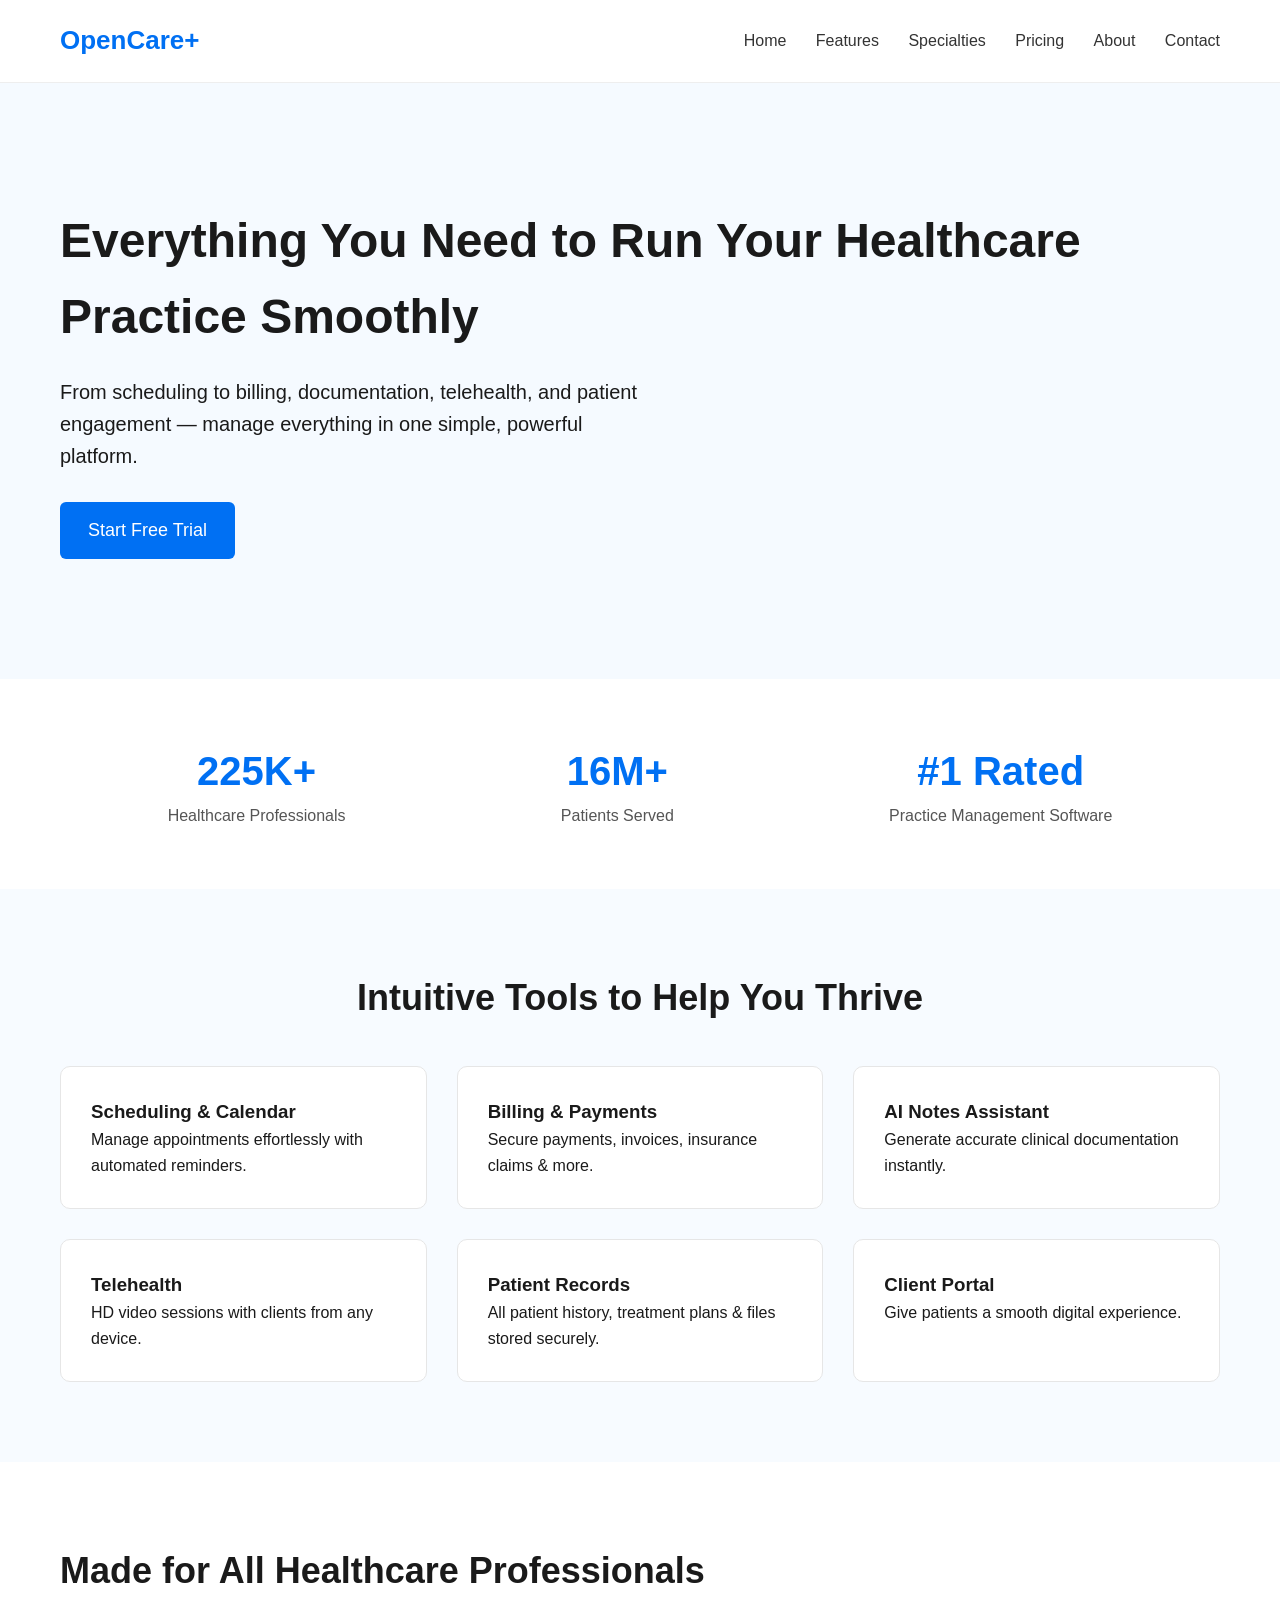
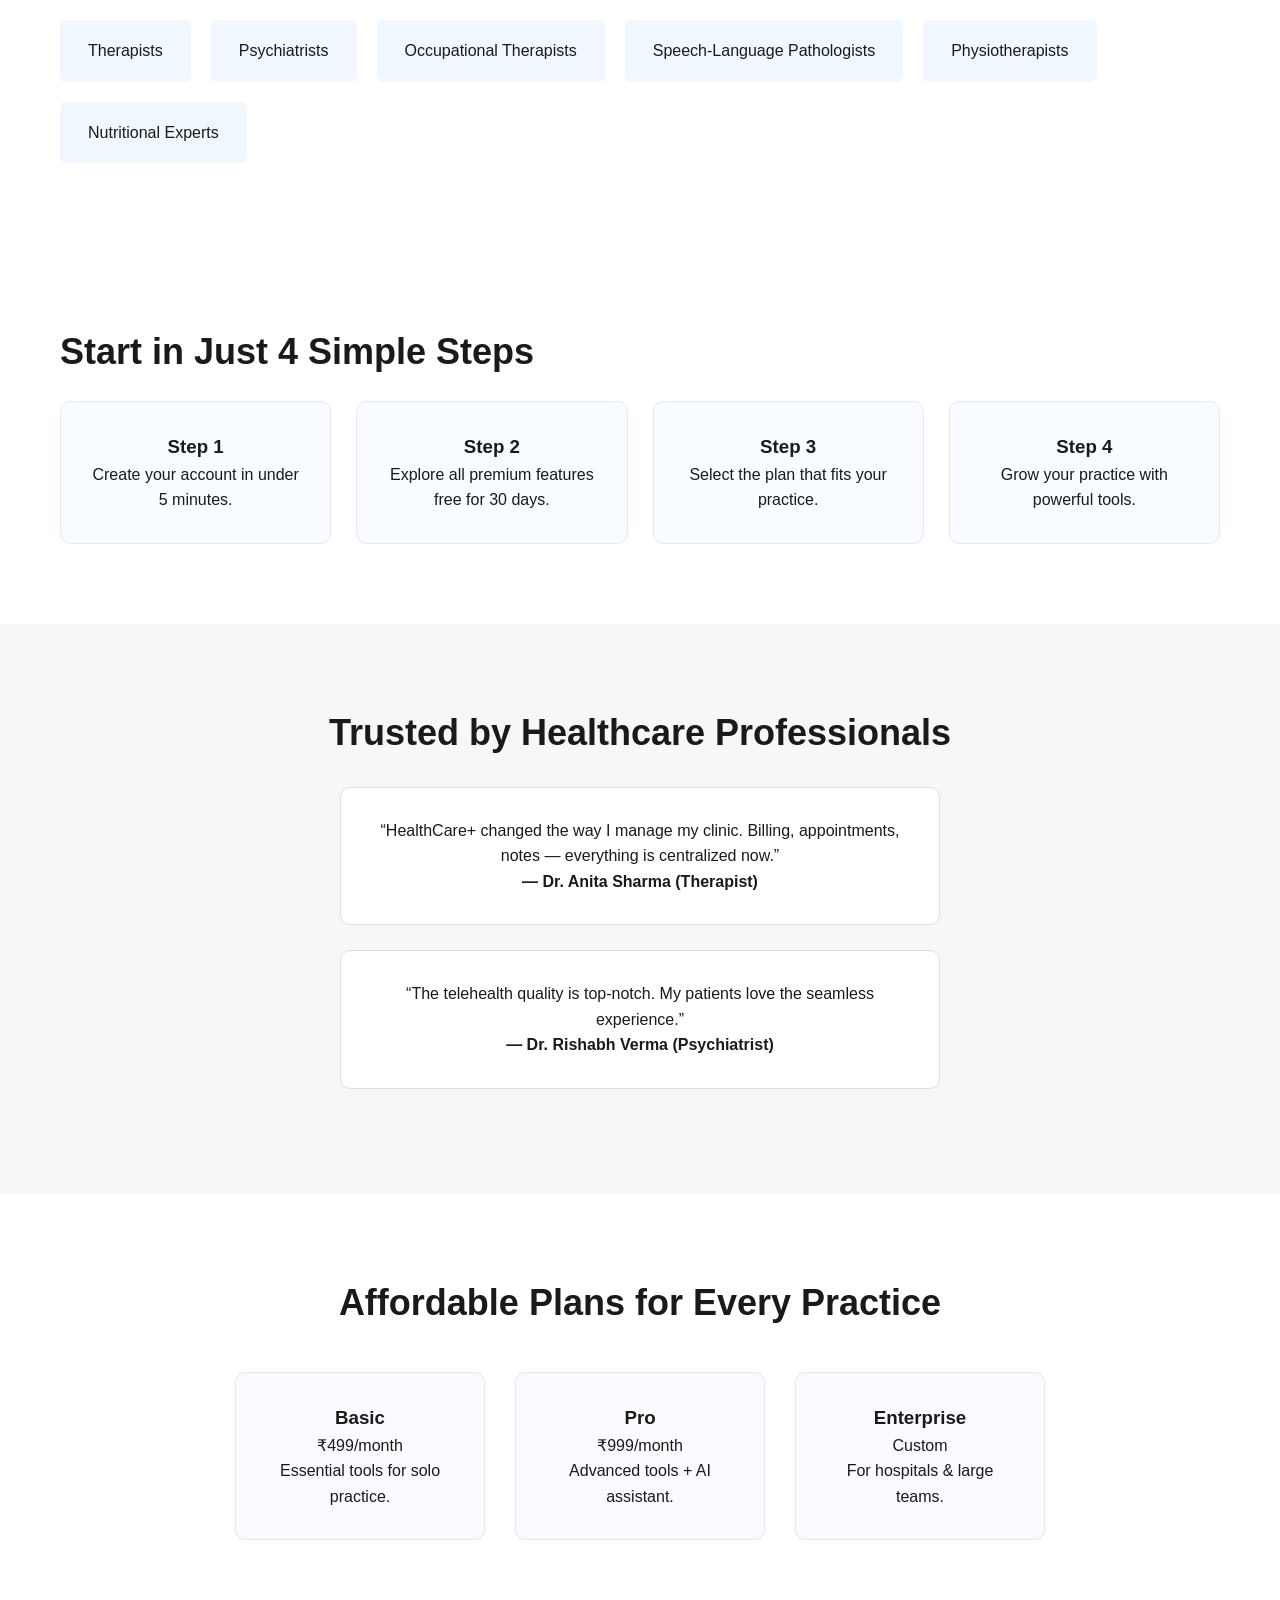
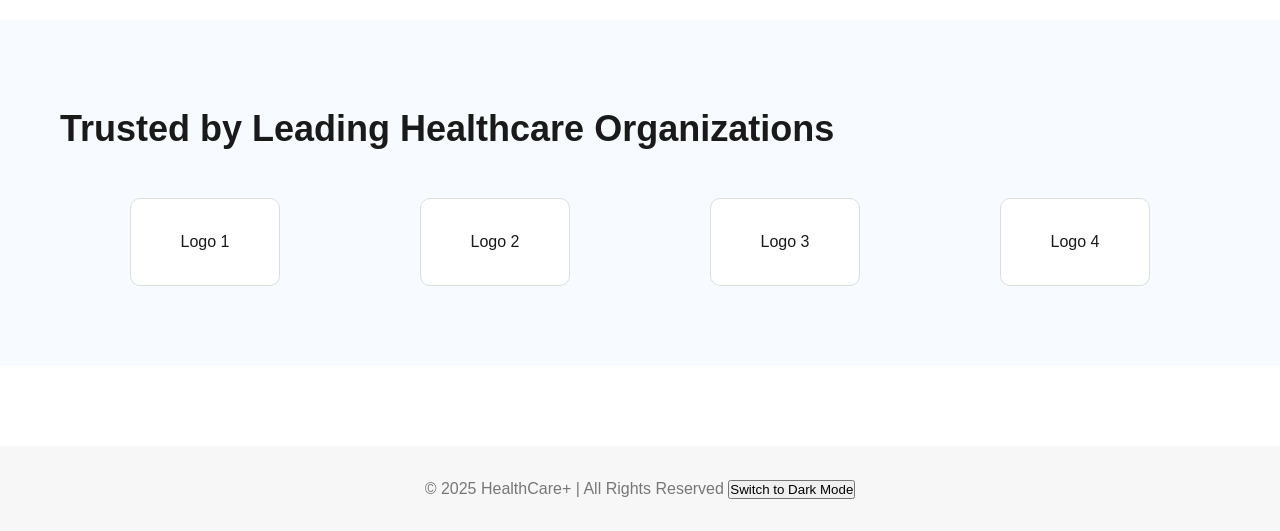
<file: docs/index.html>
<!DOCTYPE html>
<html lang="en">
<head>
  <meta charset="UTF-8">
  <title>OpenCare+ | All-in-One Practice Management</title>
  <link rel="stylesheet" href="css/style.css">
</head>

<body>

<!-- ================= HEADER ================= -->
<header>
  <div class="logo">OpenCare+</div>
  <nav>
    <a href="index.html">Home</a>
    <a href="features.html">Features</a>
    <a href="specialties.html">Specialties</a>
    <a href="pricing.html">Pricing</a>
    <a href="about.html">About</a>
    <a href="contact.html">Contact</a>
  </nav>
</header>


<!-- ================= HERO SECTION ================= -->
<section class="hero">
  <h1>Everything You Need to Run Your Healthcare Practice Smoothly</h1>
  <p>From scheduling to billing, documentation, telehealth, and patient engagement — manage everything in one simple, powerful platform.</p>
  <a class="btn" href="#">Start Free Trial</a>
</section>


<!-- ================= TRUST STATS ================= -->
<section class="stats">
  <div class="stat-box">
    <h3>225K+</h3>
    <p>Healthcare Professionals</p>
  </div>
  <div class="stat-box">
    <h3>16M+</h3>
    <p>Patients Served</p>
  </div>
  <div class="stat-box">
    <h3>#1 Rated</h3>
    <p>Practice Management Software</p>
  </div>
</section>


<!-- ================= FEATURE GRID ================= -->
<section class="features">
  <h2>Intuitive Tools to Help You Thrive</h2>

  <div class="features-grid">

    <div class="feature-card">
      <h3>Scheduling & Calendar</h3>
      <p>Manage appointments effortlessly with automated reminders.</p>
    </div>

    <div class="feature-card">
      <h3>Billing & Payments</h3>
      <p>Secure payments, invoices, insurance claims & more.</p>
    </div>

    <div class="feature-card">
      <h3>AI Notes Assistant</h3>
      <p>Generate accurate clinical documentation instantly.</p>
    </div>

    <div class="feature-card">
      <h3>Telehealth</h3>
      <p>HD video sessions with clients from any device.</p>
    </div>

    <div class="feature-card">
      <h3>Patient Records</h3>
      <p>All patient history, treatment plans & files stored securely.</p>
    </div>

    <div class="feature-card">
      <h3>Client Portal</h3>
      <p>Give patients a smooth digital experience.</p>
    </div>

  </div>
</section>


<!-- ================= SPECIALTIES SECTION ================= -->
<section class="specialties">
  <h2>Made for All Healthcare Professionals</h2>

  <div class="specialties-list">
    <div>Therapists</div>
    <div>Psychiatrists</div>
    <div>Occupational Therapists</div>
    <div>Speech-Language Pathologists</div>
    <div>Physiotherapists</div>
    <div>Nutritional Experts</div>
  </div>
</section>


<!-- ================= STEPS SECTION ================= -->
<section class="steps">
  <h2>Start in Just 4 Simple Steps</h2>

  <div class="steps-grid">
    <div class="step-card">
      <h3>Step 1</h3>
      <p>Create your account in under 5 minutes.</p>
    </div>

    <div class="step-card">
      <h3>Step 2</h3>
      <p>Explore all premium features free for 30 days.</p>
    </div>

    <div class="step-card">
      <h3>Step 3</h3>
      <p>Select the plan that fits your practice.</p>
    </div>

    <div class="step-card">
      <h3>Step 4</h3>
      <p>Grow your practice with powerful tools.</p>
    </div>
  </div>
</section>


<!-- ================= TESTIMONIALS SECTION ================= -->
<section class="testimonials">
  <h2>Trusted by Healthcare Professionals</h2>

  <div class="testimonial-box">
    <p>“HealthCare+ changed the way I manage my clinic. Billing, appointments, notes — everything is centralized now.”</p>
    <h4>— Dr. Anita Sharma (Therapist)</h4>
  </div>

  <div class="testimonial-box">
    <p>“The telehealth quality is top-notch. My patients love the seamless experience.”</p>
    <h4>— Dr. Rishabh Verma (Psychiatrist)</h4>
  </div>
</section>


<!-- ================= PRICING PREVIEW ================= -->
<section class="pricing-preview">
  <h2>Affordable Plans for Every Practice</h2>

  <div class="pricing-cards">

    <div class="price-card">
      <h3>Basic</h3>
      <p>₹499/month</p>
      <p>Essential tools for solo practice.</p>
    </div>

    <div class="price-card">
      <h3>Pro</h3>
      <p>₹999/month</p>
      <p>Advanced tools + AI assistant.</p>
    </div>

    <div class="price-card">
      <h3>Enterprise</h3>
      <p>Custom</p>
      <p>For hospitals & large teams.</p>
    </div>

  </div>
</section>


<!-- ================= PARTNER LOGOS ================= -->
<section class="partners">
  <h2>Trusted by Leading Healthcare Organizations</h2>
  <div class="logo-row">
    <div class="logo-box">Logo 1</div>
    <div class="logo-box">Logo 2</div>
    <div class="logo-box">Logo 3</div>
    <div class="logo-box">Logo 4</div>
  </div>
</section>


<!-- ================= FOOTER ================= -->
<footer>
  ©️ 2025 HealthCare+ | All Rights Reserved  
  <button type="button" id="btn">Switch to Dark Mode</button>

</footer>
<script src="js/script.js"></script>

</body>
</html>
</file>
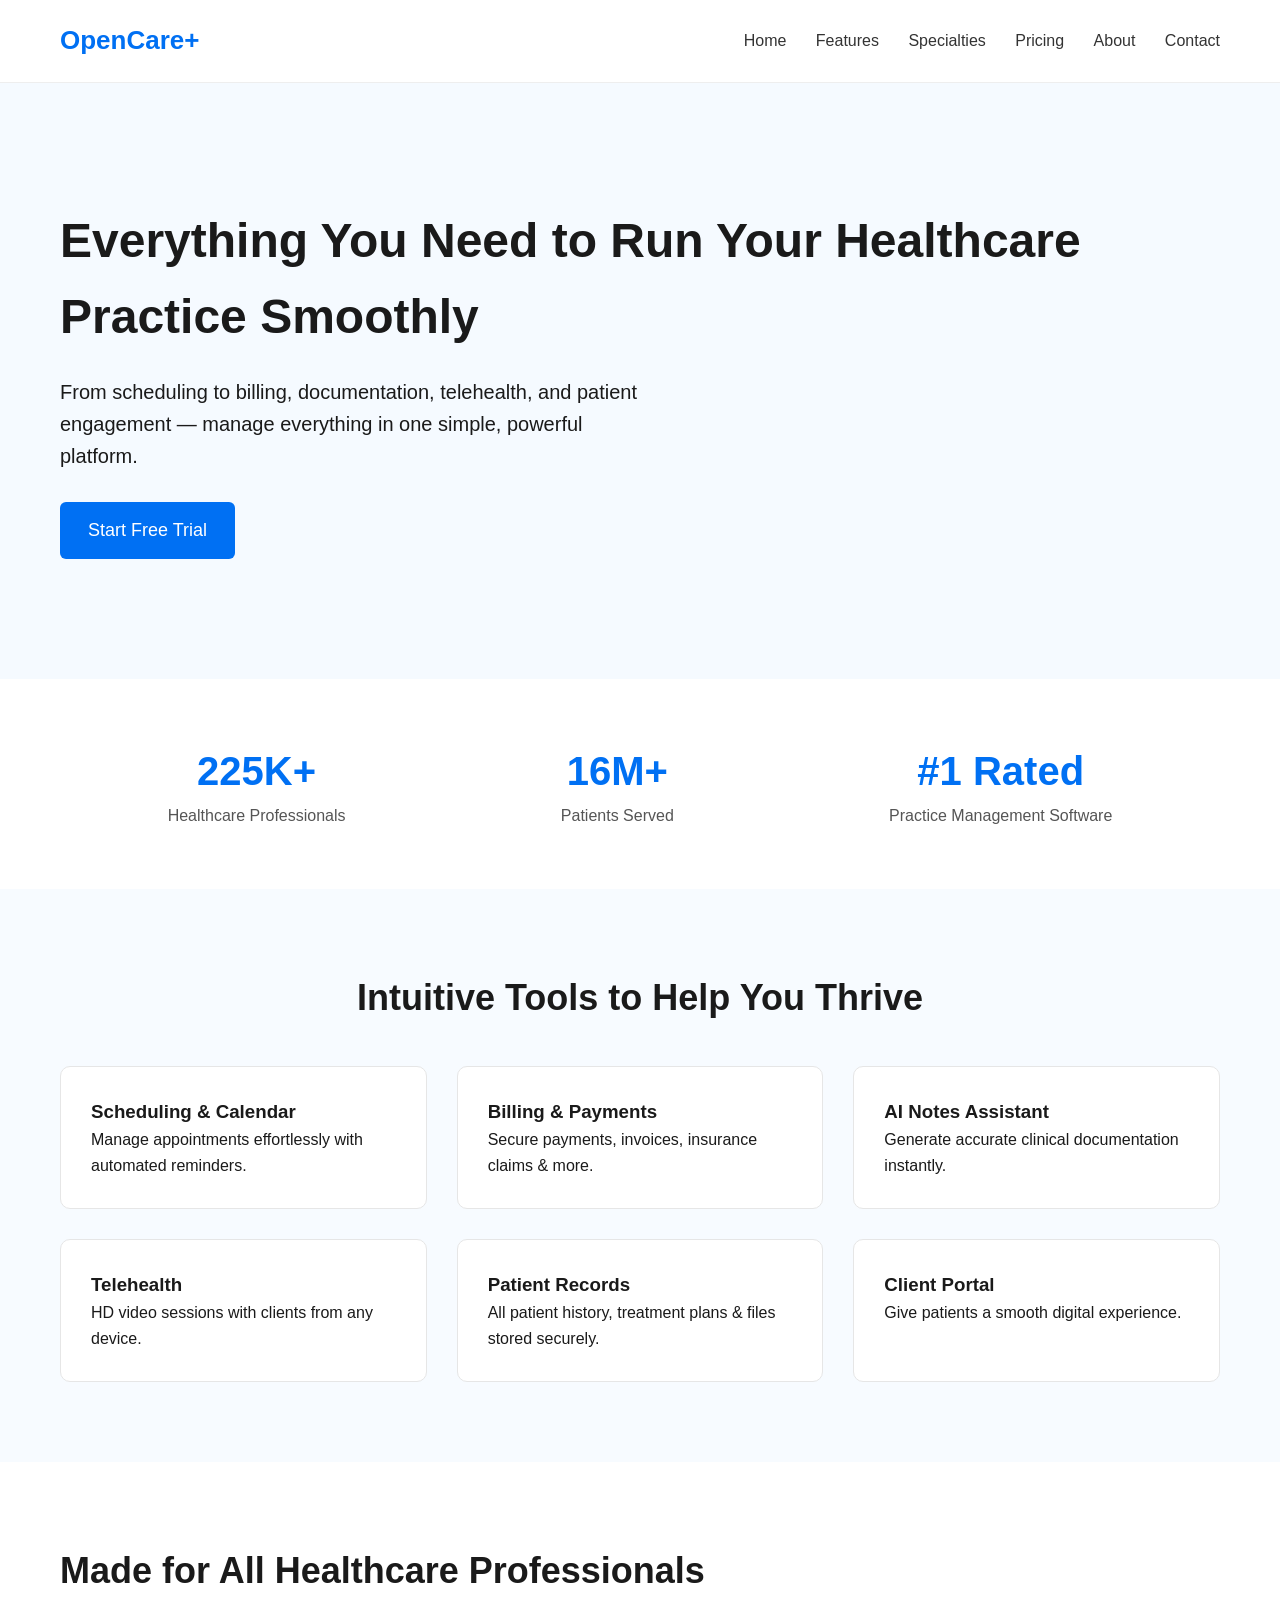
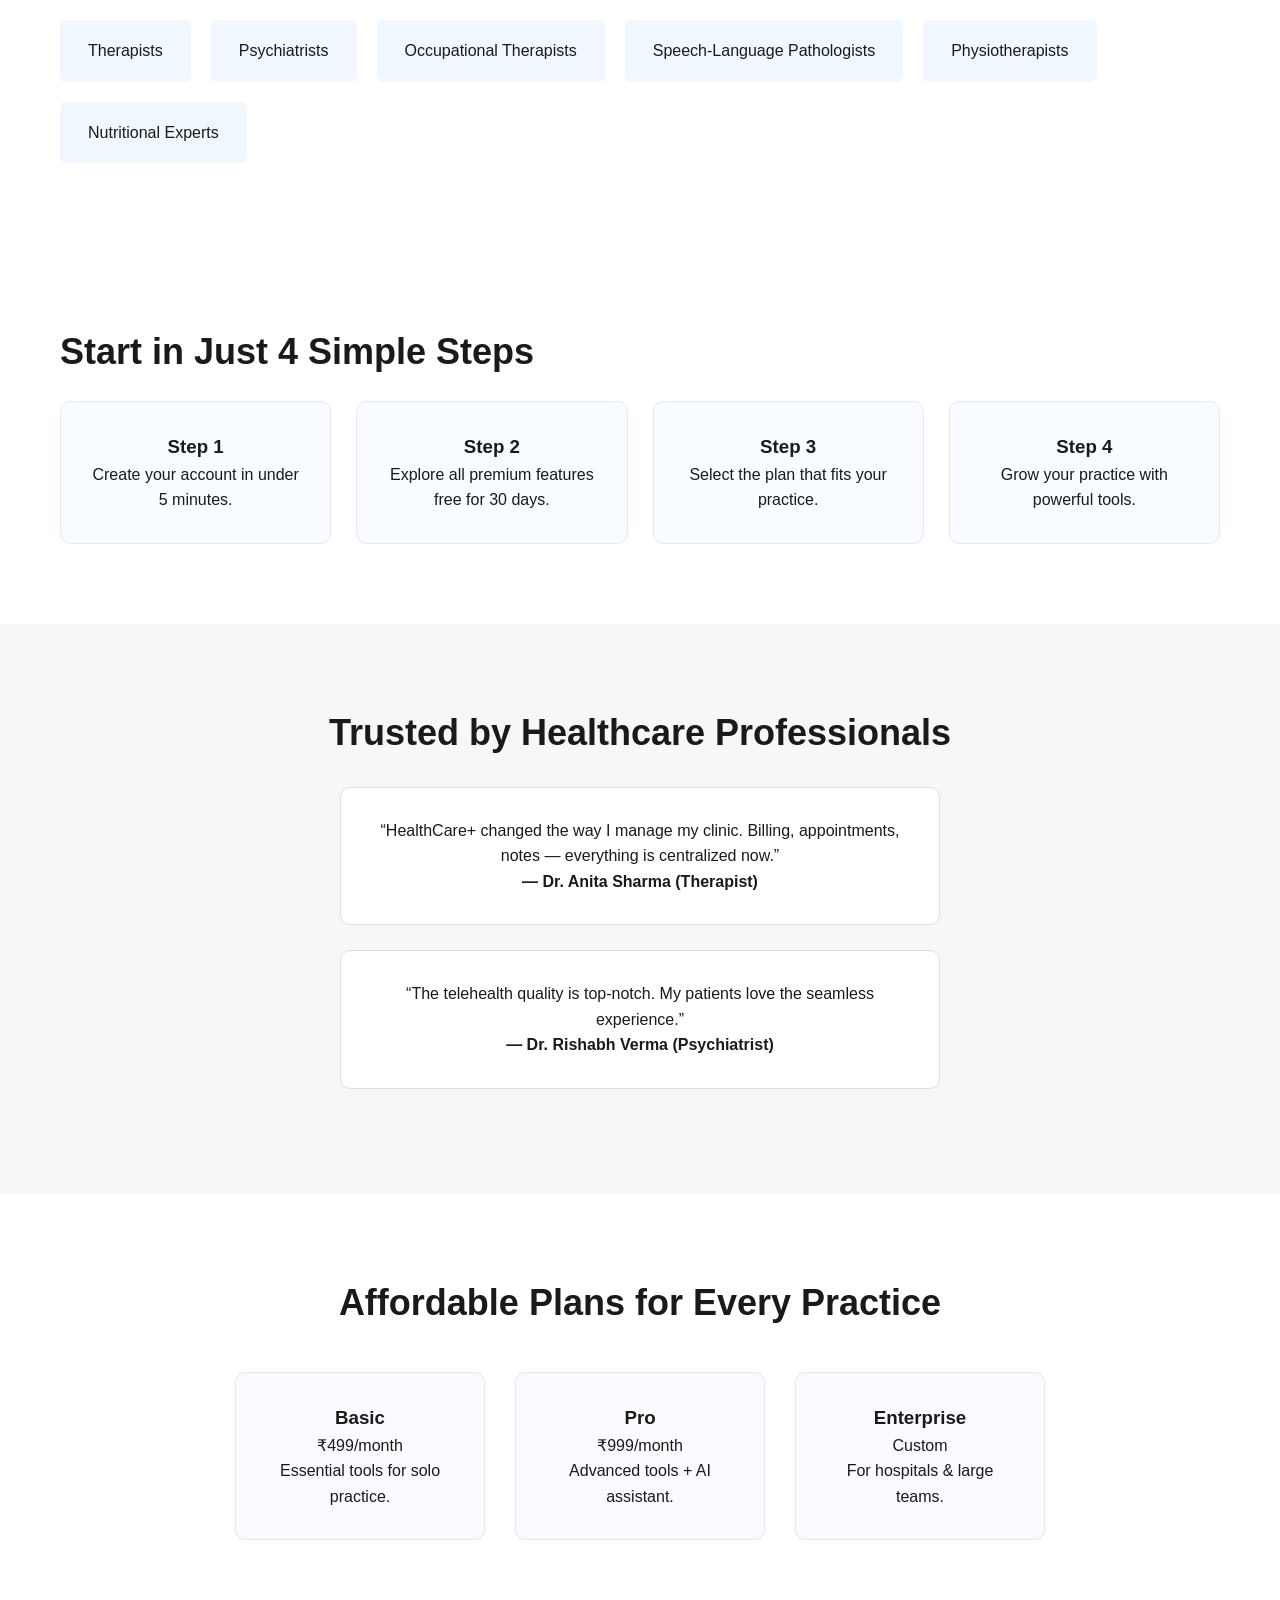
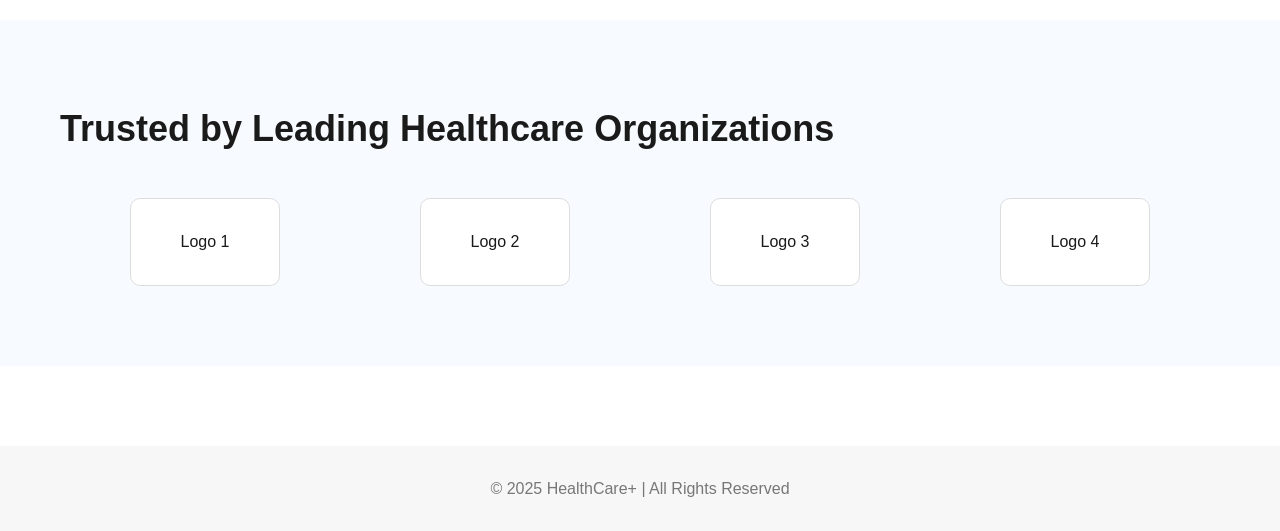
<file: healthcare-website/index.html>
<!DOCTYPE html>
<html lang="en">
<head>
  <meta charset="UTF-8">
  <title>OpenCare+ | All-in-One Practice Management</title>
  <link rel="stylesheet" href="css/style.css">
</head>

<body>

<!-- ================= HEADER ================= -->
<header>
  <div class="logo">OpenCare+</div>
  <nav>
    <a href="index.html">Home</a>
    <a href="features.html">Features</a>
    <a href="specialties.html">Specialties</a>
    <a href="pricing.html">Pricing</a>
    <a href="about.html">About</a>
    <a href="contact.html">Contact</a>
  </nav>
</header>


<!-- ================= HERO SECTION ================= -->
<section class="hero">
  <h1>Everything You Need to Run Your Healthcare Practice Smoothly</h1>
  <p>From scheduling to billing, documentation, telehealth, and patient engagement — manage everything in one simple, powerful platform.</p>
  <a class="btn" href="#">Start Free Trial</a>
</section>


<!-- ================= TRUST STATS ================= -->
<section class="stats">
  <div class="stat-box">
    <h3>225K+</h3>
    <p>Healthcare Professionals</p>
  </div>
  <div class="stat-box">
    <h3>16M+</h3>
    <p>Patients Served</p>
  </div>
  <div class="stat-box">
    <h3>#1 Rated</h3>
    <p>Practice Management Software</p>
  </div>
</section>


<!-- ================= FEATURE GRID ================= -->
<section class="features">
  <h2>Intuitive Tools to Help You Thrive</h2>

  <div class="features-grid">

    <div class="feature-card">
      <h3>Scheduling & Calendar</h3>
      <p>Manage appointments effortlessly with automated reminders.</p>
    </div>

    <div class="feature-card">
      <h3>Billing & Payments</h3>
      <p>Secure payments, invoices, insurance claims & more.</p>
    </div>

    <div class="feature-card">
      <h3>AI Notes Assistant</h3>
      <p>Generate accurate clinical documentation instantly.</p>
    </div>

    <div class="feature-card">
      <h3>Telehealth</h3>
      <p>HD video sessions with clients from any device.</p>
    </div>

    <div class="feature-card">
      <h3>Patient Records</h3>
      <p>All patient history, treatment plans & files stored securely.</p>
    </div>

    <div class="feature-card">
      <h3>Client Portal</h3>
      <p>Give patients a smooth digital experience.</p>
    </div>

  </div>
</section>


<!-- ================= SPECIALTIES SECTION ================= -->
<section class="specialties">
  <h2>Made for All Healthcare Professionals</h2>

  <div class="specialties-list">
    <div>Therapists</div>
    <div>Psychiatrists</div>
    <div>Occupational Therapists</div>
    <div>Speech-Language Pathologists</div>
    <div>Physiotherapists</div>
    <div>Nutritional Experts</div>
  </div>
</section>


<!-- ================= STEPS SECTION ================= -->
<section class="steps">
  <h2>Start in Just 4 Simple Steps</h2>

  <div class="steps-grid">
    <div class="step-card">
      <h3>Step 1</h3>
      <p>Create your account in under 5 minutes.</p>
    </div>

    <div class="step-card">
      <h3>Step 2</h3>
      <p>Explore all premium features free for 30 days.</p>
    </div>

    <div class="step-card">
      <h3>Step 3</h3>
      <p>Select the plan that fits your practice.</p>
    </div>

    <div class="step-card">
      <h3>Step 4</h3>
      <p>Grow your practice with powerful tools.</p>
    </div>
  </div>
</section>


<!-- ================= TESTIMONIALS SECTION ================= -->
<section class="testimonials">
  <h2>Trusted by Healthcare Professionals</h2>

  <div class="testimonial-box">
    <p>“HealthCare+ changed the way I manage my clinic. Billing, appointments, notes — everything is centralized now.”</p>
    <h4>— Dr. Anita Sharma (Therapist)</h4>
  </div>

  <div class="testimonial-box">
    <p>“The telehealth quality is top-notch. My patients love the seamless experience.”</p>
    <h4>— Dr. Rishabh Verma (Psychiatrist)</h4>
  </div>
</section>


<!-- ================= PRICING PREVIEW ================= -->
<section class="pricing-preview">
  <h2>Affordable Plans for Every Practice</h2>

  <div class="pricing-cards">

    <div class="price-card">
      <h3>Basic</h3>
      <p>₹499/month</p>
      <p>Essential tools for solo practice.</p>
    </div>

    <div class="price-card">
      <h3>Pro</h3>
      <p>₹999/month</p>
      <p>Advanced tools + AI assistant.</p>
    </div>

    <div class="price-card">
      <h3>Enterprise</h3>
      <p>Custom</p>
      <p>For hospitals & large teams.</p>
    </div>

  </div>
</section>


<!-- ================= PARTNER LOGOS ================= -->
<section class="partners">
  <h2>Trusted by Leading Healthcare Organizations</h2>
  <div class="logo-row">
    <div class="logo-box">Logo 1</div>
    <div class="logo-box">Logo 2</div>
    <div class="logo-box">Logo 3</div>
    <div class="logo-box">Logo 4</div>
  </div>
</section>


<!-- ================= FOOTER ================= -->
<footer>
  ©️ 2025 HealthCare+ | All Rights Reserved  
</footer>

</body>
</html>
</file>
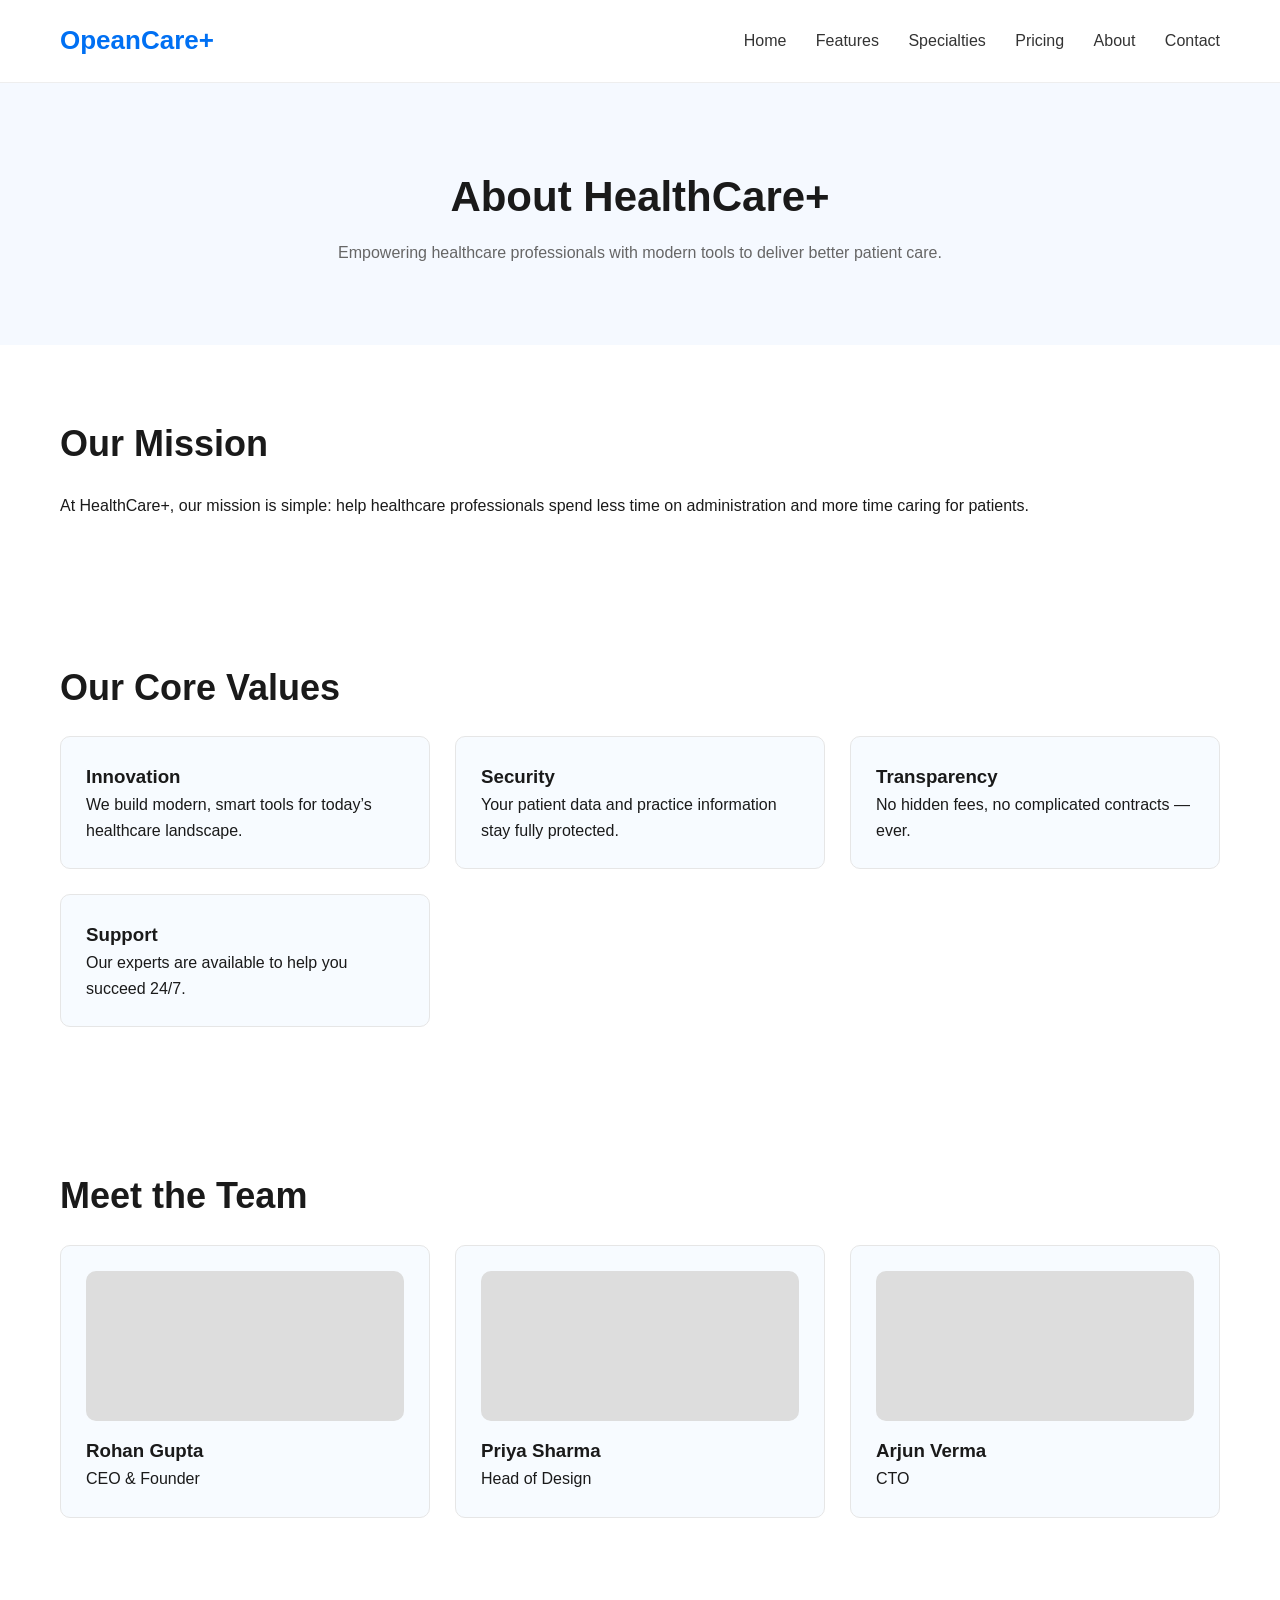
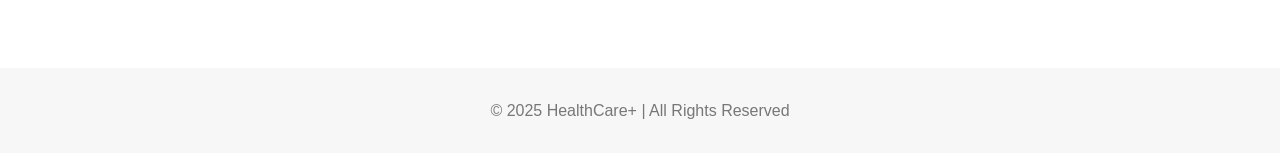
<file: docs/about.html>
<!DOCTYPE html>
<html lang="en">
<head>
  <meta charset="UTF-8">
  <title>About Us | OpeanCare+</title>
  <link rel="stylesheet" href="css/style.css">
</head>

<body>

<header>
  <div class="logo">OpeanCare+</div>
  <nav>
    <a href="index.html">Home</a>
    <a href="features.html">Features</a>
    <a href="specialties.html">Specialties</a>
    <a href="pricing.html">Pricing</a>
    <a href="about.html">About</a>
    <a href="contact.html">Contact</a>
  </nav>
</header>

<section class="page-hero">
  <h1>About HealthCare+</h1>
  <p>Empowering healthcare professionals with modern tools to deliver better patient care.</p>
</section>

<section class="about-section">
  <h2>Our Mission</h2>
  <p>
    At HealthCare+, our mission is simple: help healthcare professionals spend less time on administration and more time caring for patients.
  </p>
</section>

<section class="about-values">
  <h2>Our Core Values</h2>
  
  <div class="value-grid">
    <div class="value-card">
      <h3>Innovation</h3>
      <p>We build modern, smart tools for today’s healthcare landscape.</p>
    </div>

    <div class="value-card">
      <h3>Security</h3>
      <p>Your patient data and practice information stay fully protected.</p>
    </div>

    <div class="value-card">
      <h3>Transparency</h3>
      <p>No hidden fees, no complicated contracts — ever.</p>
    </div>

    <div class="value-card">
      <h3>Support</h3>
      <p>Our experts are available to help you succeed 24/7.</p>
    </div>
  </div>
</section>

<section class="about-team">
  <h2>Meet the Team</h2>

  <div class="team-grid">
    <div class="team-card">
      <div class="team-img"></div>
      <h3>Rohan Gupta</h3>
      <p>CEO & Founder</p>
    </div>

    <div class="team-card">
      <div class="team-img"></div>
      <h3>Priya Sharma</h3>
      <p>Head of Design</p>
    </div>

    <div class="team-card">
      <div class="team-img"></div>
      <h3>Arjun Verma</h3>
      <p>CTO</p>
    </div>
  </div>
</section>

<footer>
  ©️ 2025 HealthCare+ | All Rights Reserved
</footer>
</body>
</html>
</file>
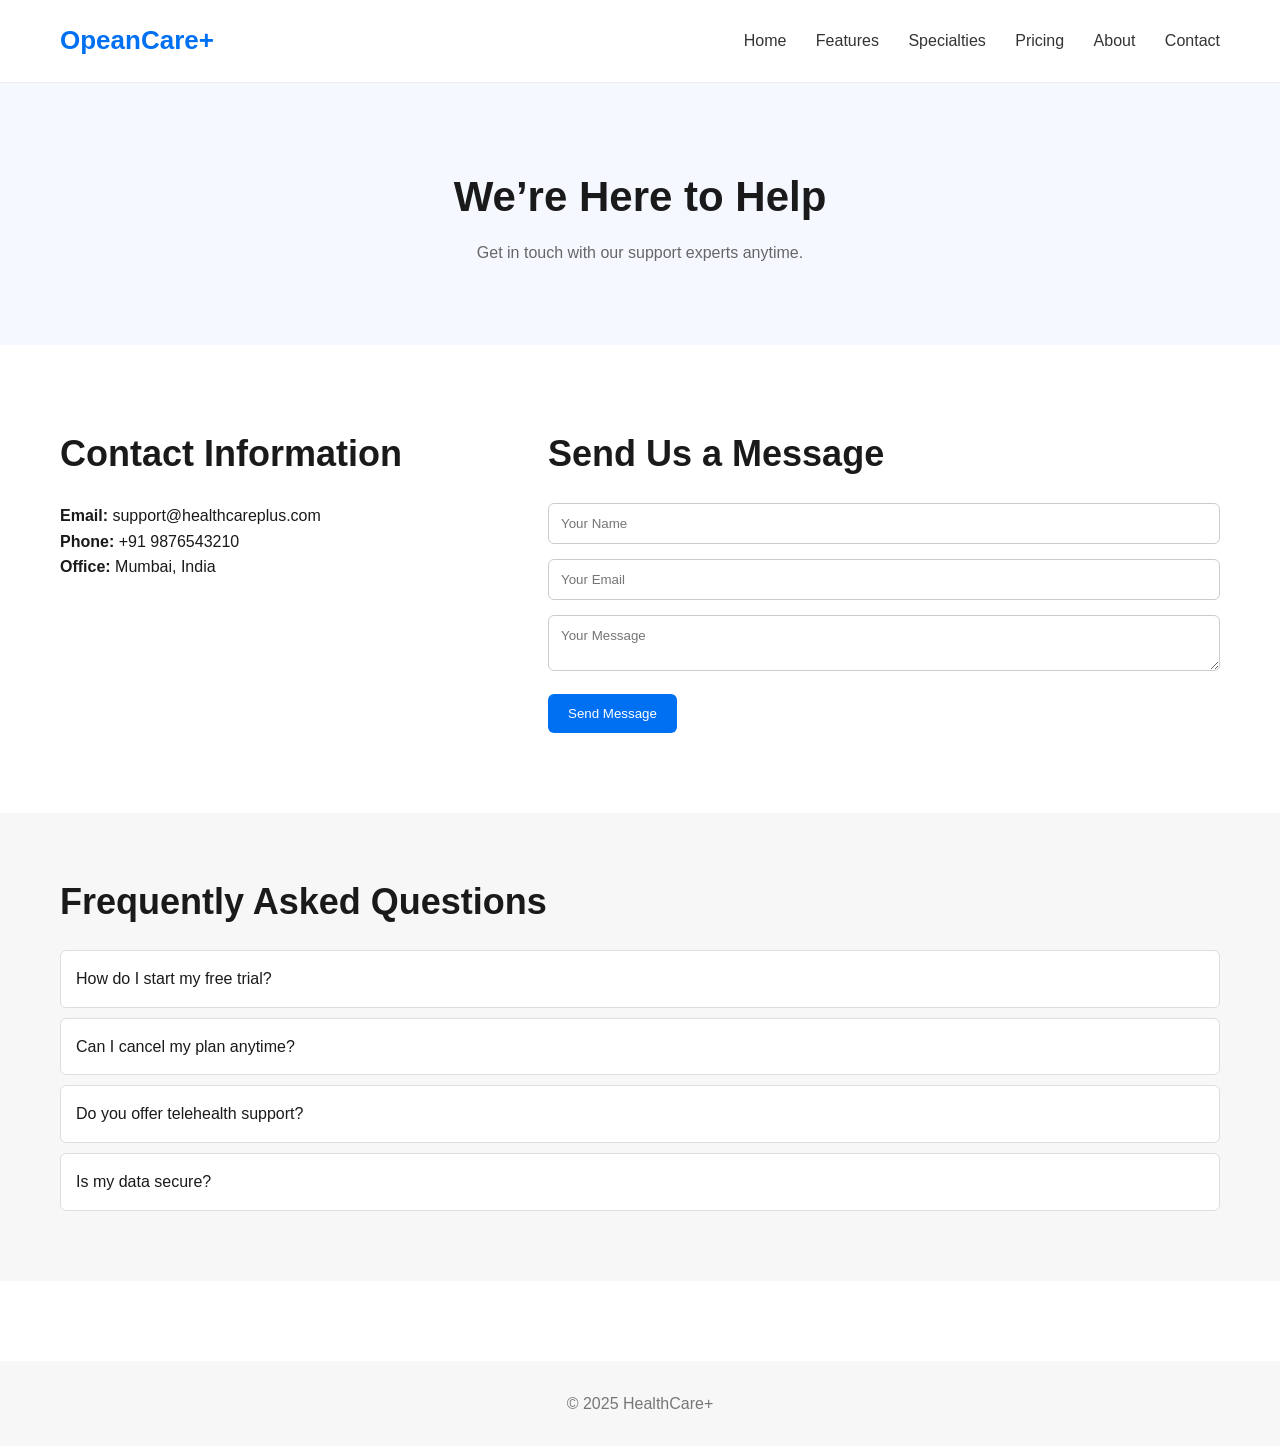
<file: docs/contact.html>
<!DOCTYPE html>
<html lang="en">
<head>
  <meta charset="UTF-8">
  <title>Contact Us | OpeanCare+</title>
  <link rel="stylesheet" href="css/style.css">
</head>

<body>

<header>
  <div class="logo">OpeanCare+</div>
  <nav>
    <a href="index.html">Home</a>
    <a href="features.html">Features</a>
    <a href="specialties.html">Specialties</a>
    <a href="pricing.html">Pricing</a>
    <a href="about.html">About</a>
    <a href="contact.html">Contact</a>
  </nav>
</header>

<section class="page-hero">
  <h1>We’re Here to Help</h1>
  <p>Get in touch with our support experts anytime.</p>
</section>

<section class="contact-section">

  <div class="contact-grid">

    <div class="contact-info">
      <h2>Contact Information</h2>
      <p><strong>Email:</strong> support@healthcareplus.com</p>
      <p><strong>Phone:</strong> +91 9876543210</p>
      <p><strong>Office:</strong> Mumbai, India</p>
    </div>

    <div class="contact-form">
      <h2>Send Us a Message</h2>
      <form>
        <input type="text" placeholder="Your Name">
        <input type="email" placeholder="Your Email">
        <textarea placeholder="Your Message"></textarea>
        <button type="submit">Send Message</button>
      </form>
    </div>

  </div>
</section>

<section class="faq-section">
  <h2>Frequently Asked Questions</h2>
  <div class="faq-list">
    <div class="faq-item">How do I start my free trial?</div>
    <div class="faq-item">Can I cancel my plan anytime?</div>
    <div class="faq-item">Do you offer telehealth support?</div>
    <div class="faq-item">Is my data secure?</div>
  </div>
</section>

<footer>
  ©️ 2025 HealthCare+
</footer>

</body>
</html>
</file>
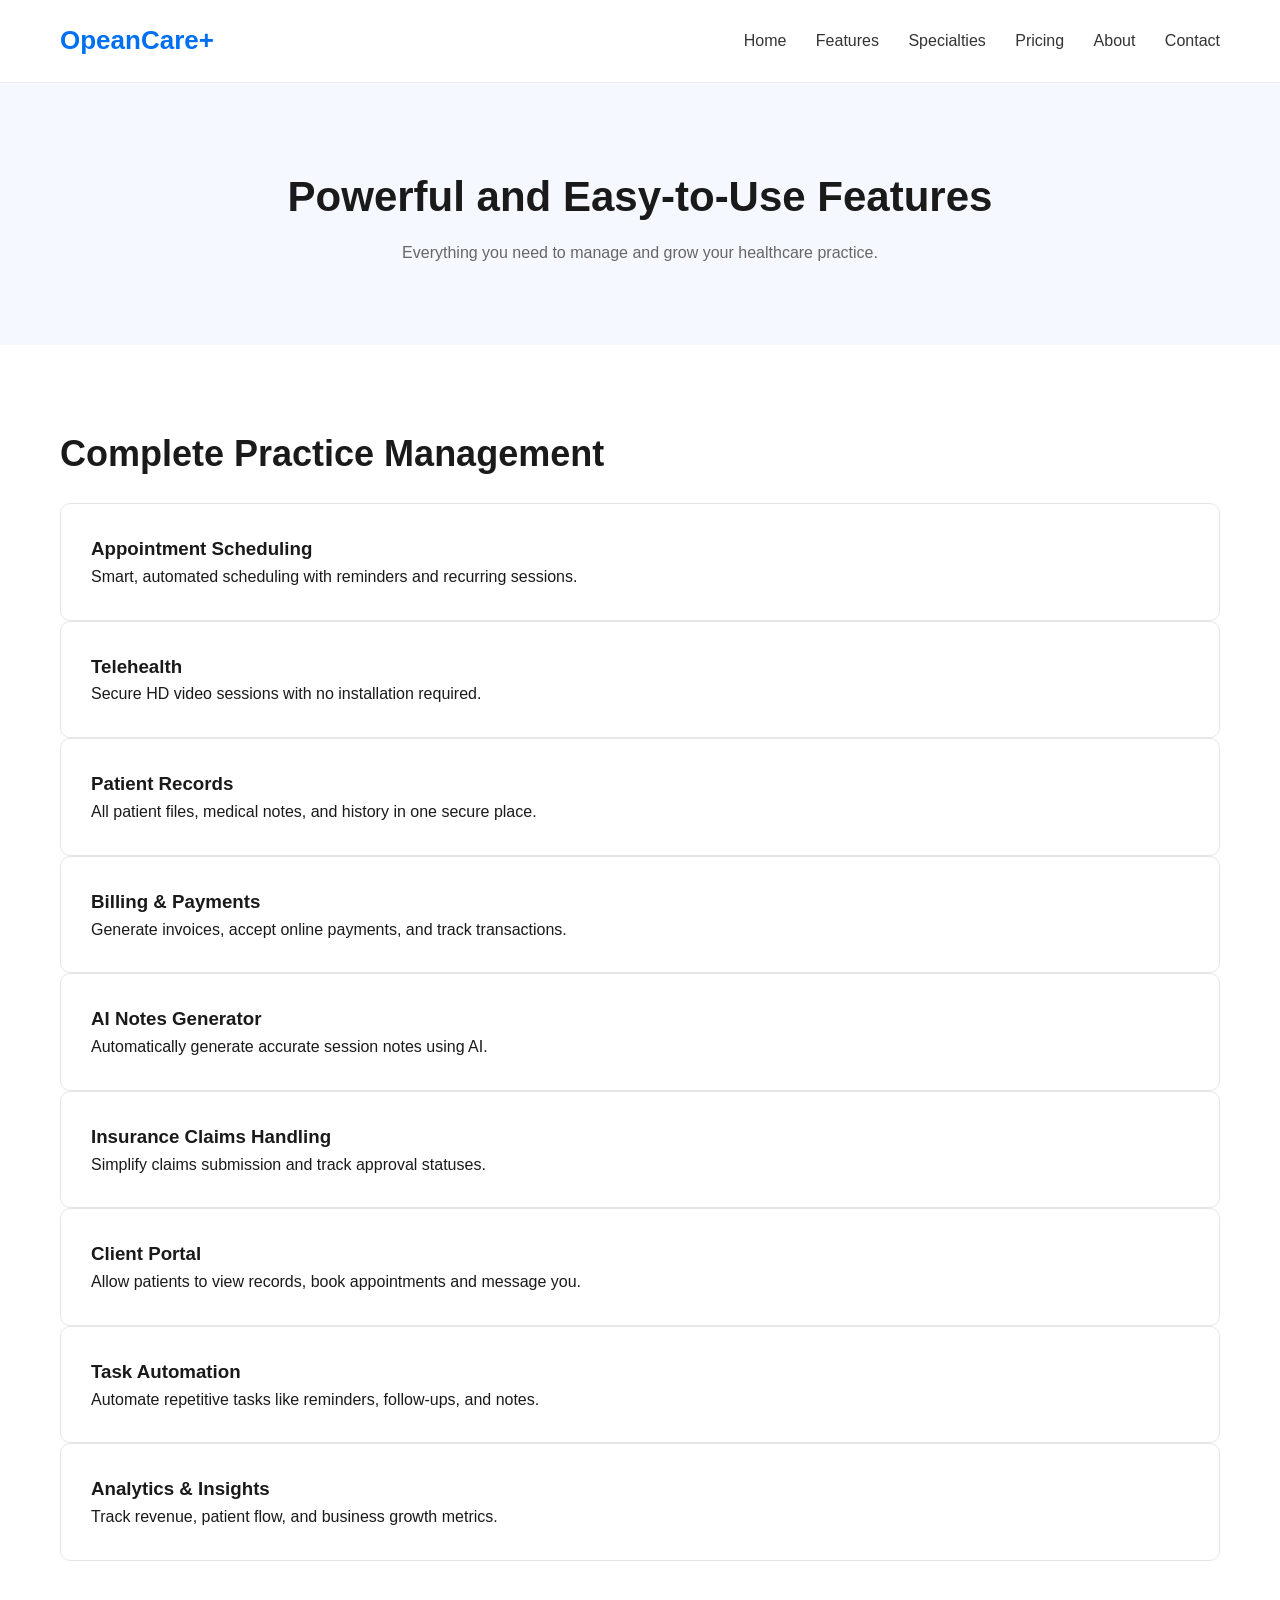
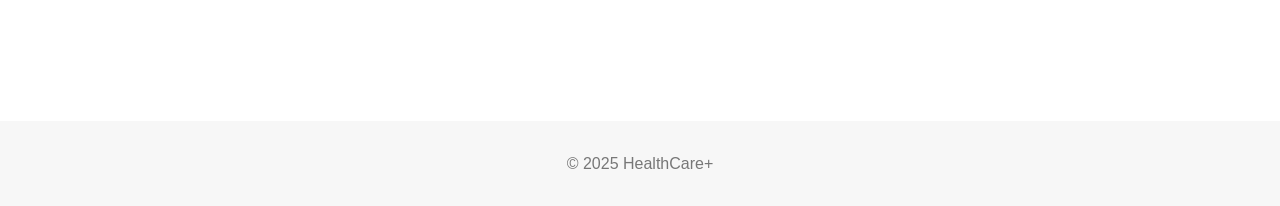
<file: docs/features.html>
<!DOCTYPE html>
<html lang="en">
<head>
  <meta charset="UTF-8">
  <title>Features | OpeanCare+</title>
  <link rel="stylesheet" href="css/style.css">
</head>

<body>

<header>
  <div class="logo">OpeanCare+</div>
  <nav>
    <a href="index.html">Home</a>
    <a href="features.html">Features</a>
    <a href="specialties.html">Specialties</a>
    <a href="pricing.html">Pricing</a>
    <a href="about.html">About</a>
    <a href="contact.html">Contact</a>
  </nav>
</header>

<section class="page-hero">
  <h1>Powerful and Easy-to-Use Features</h1>
  <p>Everything you need to manage and grow your healthcare practice.</p>
</section>

<section class="features-expanded">
  <h2>Complete Practice Management</h2>

  <div class="features-expanded-grid">

    <div class="feature-card">
      <h3>Appointment Scheduling</h3>
      <p>Smart, automated scheduling with reminders and recurring sessions.</p>
    </div>

    <div class="feature-card">
      <h3>Telehealth</h3>
      <p>Secure HD video sessions with no installation required.</p>
    </div>

    <div class="feature-card">
      <h3>Patient Records</h3>
      <p>All patient files, medical notes, and history in one secure place.</p>
    </div>

    <div class="feature-card">
      <h3>Billing & Payments</h3>
      <p>Generate invoices, accept online payments, and track transactions.</p>
    </div>

    <div class="feature-card">
      <h3>AI Notes Generator</h3>
      <p>Automatically generate accurate session notes using AI.</p>
    </div>

    <div class="feature-card">
      <h3>Insurance Claims Handling</h3>
      <p>Simplify claims submission and track approval statuses.</p>
    </div>

    <div class="feature-card">
      <h3>Client Portal</h3>
      <p>Allow patients to view records, book appointments and message you.</p>
    </div>

    <div class="feature-card">
      <h3>Task Automation</h3>
      <p>Automate repetitive tasks like reminders, follow-ups, and notes.</p>
    </div>

    <div class="feature-card">
      <h3>Analytics & Insights</h3>
      <p>Track revenue, patient flow, and business growth metrics.</p>
    </div>

  </div>
</section>

<footer>
  ©️ 2025 HealthCare+
</footer>

</body>
</html>
</file>
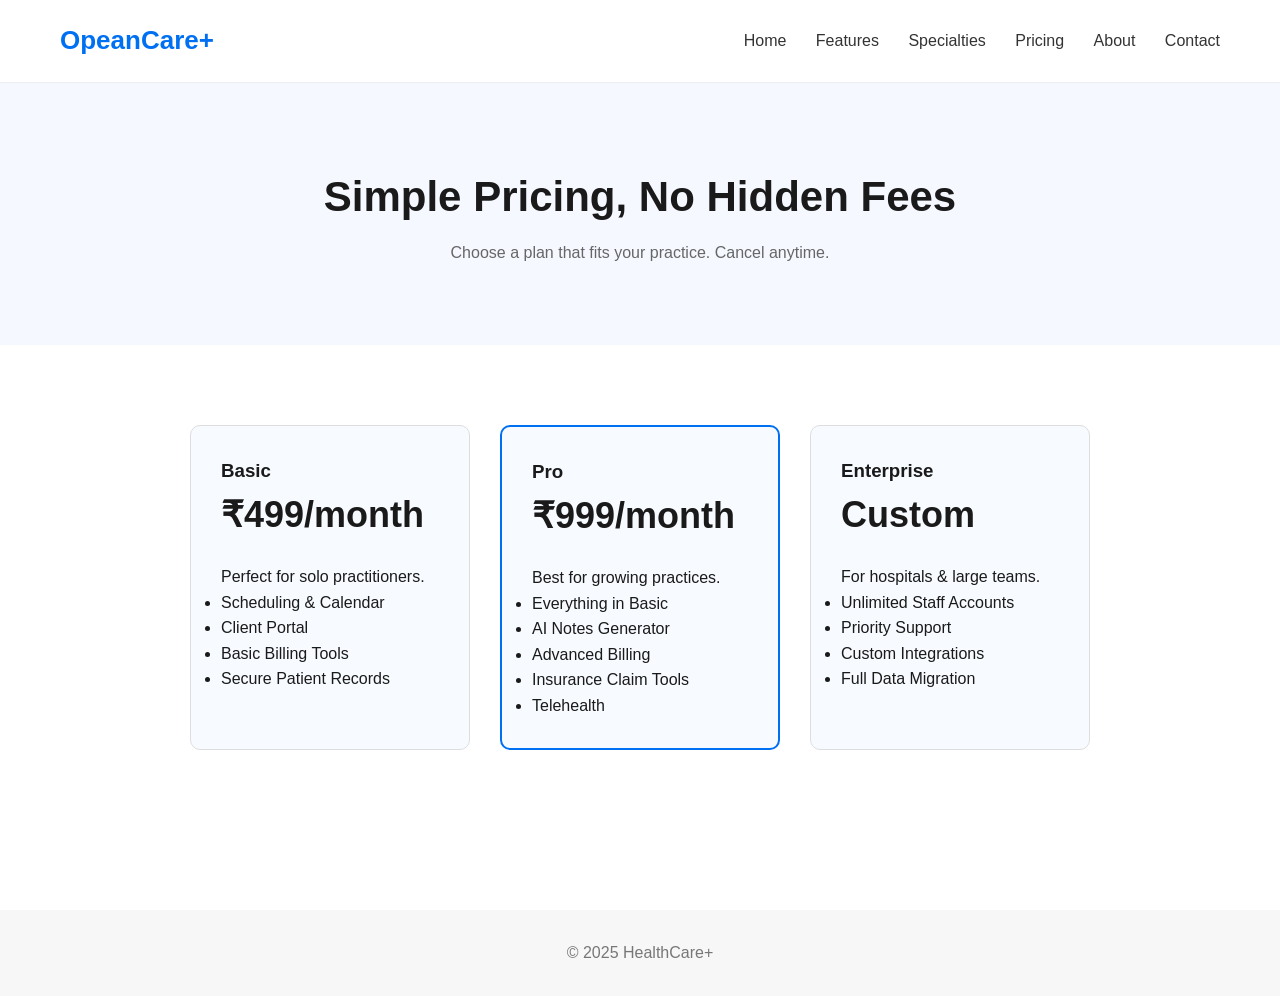
<file: docs/pricing.html>
<!DOCTYPE html>
<html lang="en">
<head>
  <meta charset="UTF-8">
  <title>Pricing | OpeanCare+</title>
  <link rel="stylesheet" href="css/style.css">
</head>

<body>

<header>
  <div class="logo">OpeanCare+</div>
  <nav>
    <a href="index.html">Home</a>
    <a href="features.html">Features</a>
    <a href="specialties.html">Specialties</a>
    <a href="pricing.html">Pricing</a>
    <a href="about.html">About</a>
    <a href="contact.html">Contact</a>
  </nav>
</header>

<section class="page-hero">
  <h1>Simple Pricing, No Hidden Fees</h1>
  <p>Choose a plan that fits your practice. Cancel anytime.</p>
</section>

<section class="pricing-page-section">

  <div class="pricing-page-grid">

    <div class="price-card big">
      <h3>Basic</h3>
      <h2>₹499/month</h2>
      <p>Perfect for solo practitioners.</p>
      <ul>
        <li>Scheduling & Calendar</li>
        <li>Client Portal</li>
        <li>Basic Billing Tools</li>
        <li>Secure Patient Records</li>
      </ul>
    </div>

    <div class="price-card big highlighted">
      <h3>Pro</h3>
      <h2>₹999/month</h2>
      <p>Best for growing practices.</p>
      <ul>
        <li>Everything in Basic</li>
        <li>AI Notes Generator</li>
        <li>Advanced Billing</li>
        <li>Insurance Claim Tools</li>
        <li>Telehealth</li>
      </ul>
    </div>

    <div class="price-card big">
      <h3>Enterprise</h3>
      <h2>Custom</h2>
      <p>For hospitals & large teams.</p>
      <ul>
        <li>Unlimited Staff Accounts</li>
        <li>Priority Support</li>
        <li>Custom Integrations</li>
        <li>Full Data Migration</li>
      </ul>
    </div>

  </div>

</section>

<footer>
  ©️ 2025 HealthCare+
</footer>

</body>
</html>
</file>
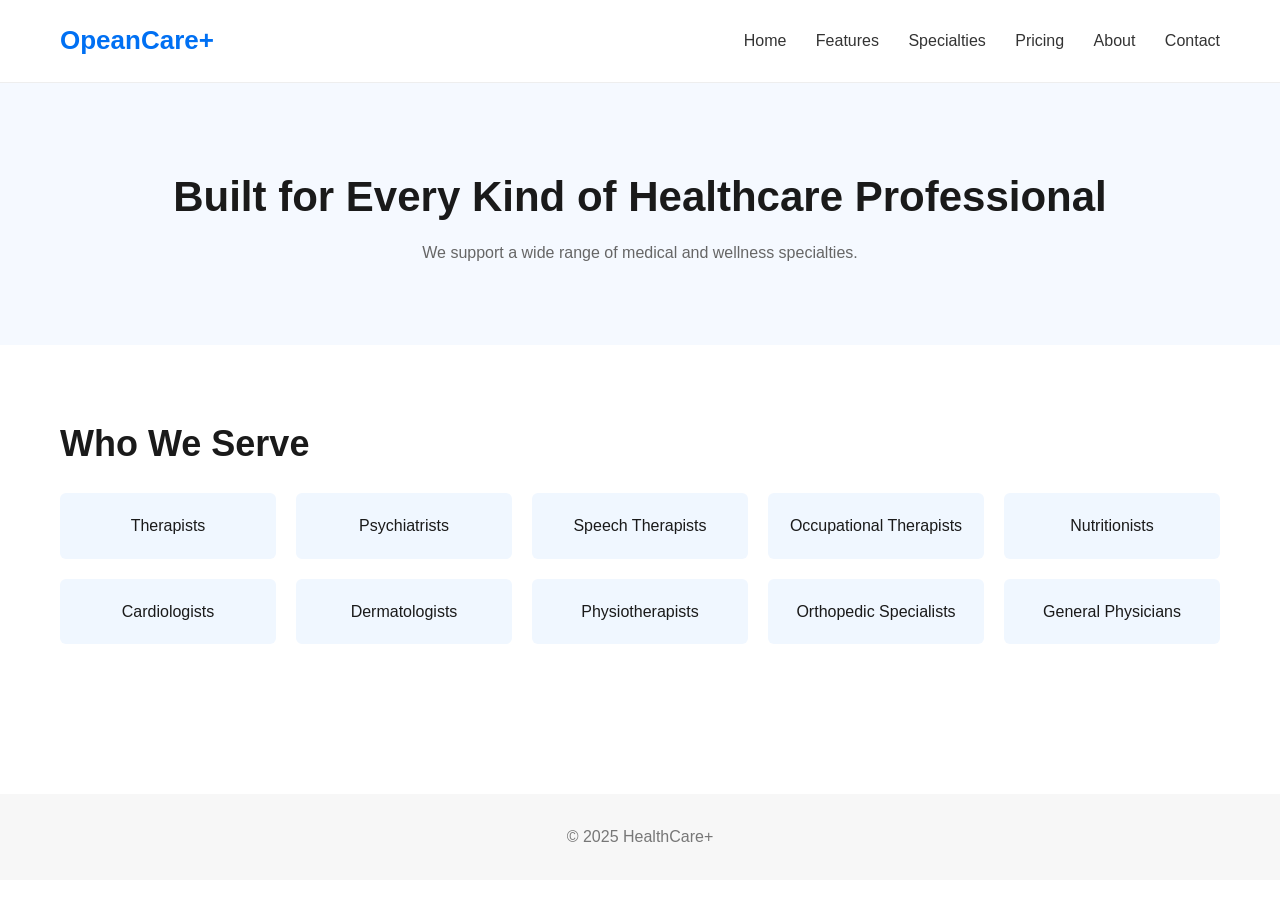
<file: docs/specialties.html>
<!DOCTYPE html>
<html lang="en">
<head>
  <meta charset="UTF-8">
  <title>Specialties | OpeanCare+</title>
  <link rel="stylesheet" href="css/style.css">
</head>

<body>

<header>
  <div class="logo">OpeanCare+</div>
  <nav>
    <a href="index.html">Home</a>
    <a href="features.html">Features</a>
    <a href="specialties.html">Specialties</a>
    <a href="pricing.html">Pricing</a>
    <a href="about.html">About</a>
    <a href="contact.html">Contact</a>
  </nav>
</header>

<section class="page-hero">
  <h1>Built for Every Kind of Healthcare Professional</h1>
  <p>We support a wide range of medical and wellness specialties.</p>
</section>

<section class="specialties-grid-section">
  <h2>Who We Serve</h2>

  <div class="specialties-grid">
    <div class="special-card">Therapists</div>
    <div class="special-card">Psychiatrists</div>
    <div class="special-card">Speech Therapists</div>
    <div class="special-card">Occupational Therapists</div>
    <div class="special-card">Nutritionists</div>
    <div class="special-card">Cardiologists</div>
    <div class="special-card">Dermatologists</div>
    <div class="special-card">Physiotherapists</div>
    <div class="special-card">Orthopedic Specialists</div>
    <div class="special-card">General Physicians</div>
  </div>
</section>

<footer>
  ©️ 2025 HealthCare+
</footer>

</body>
</html>
</file>
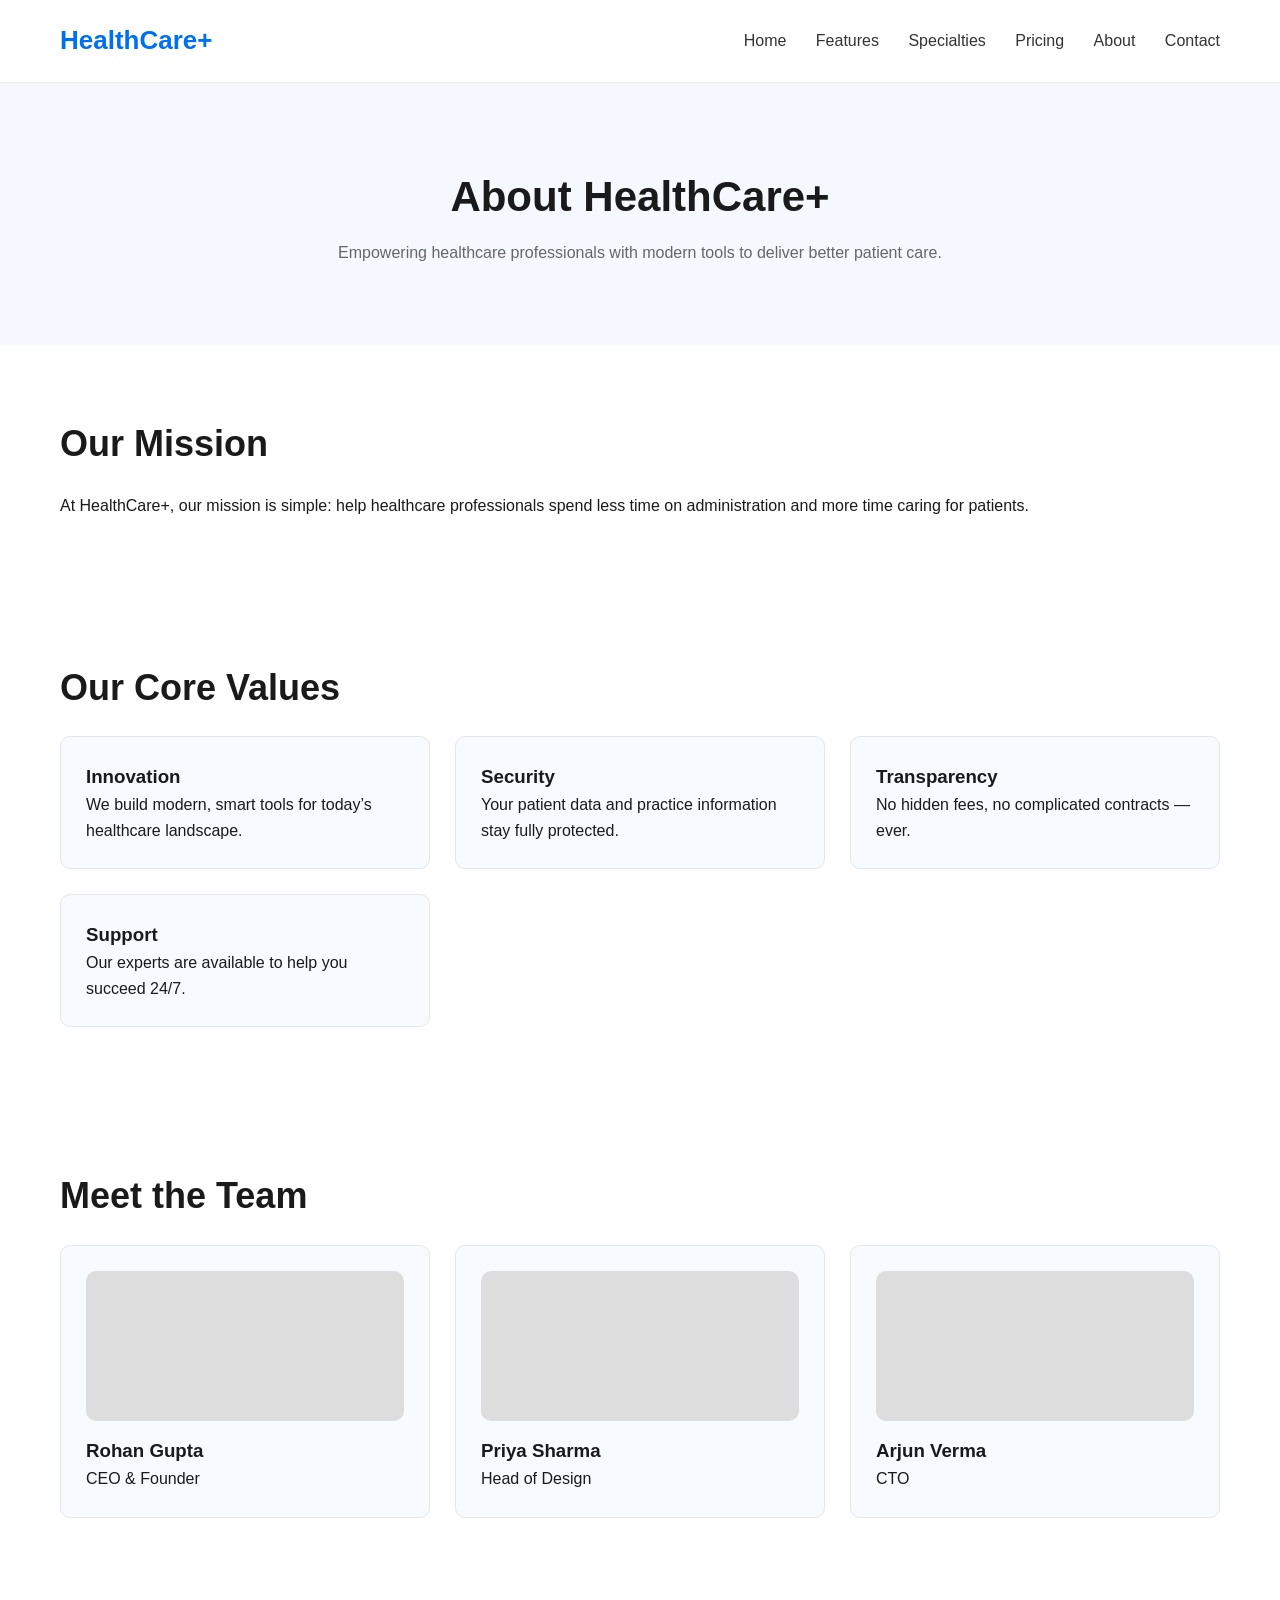
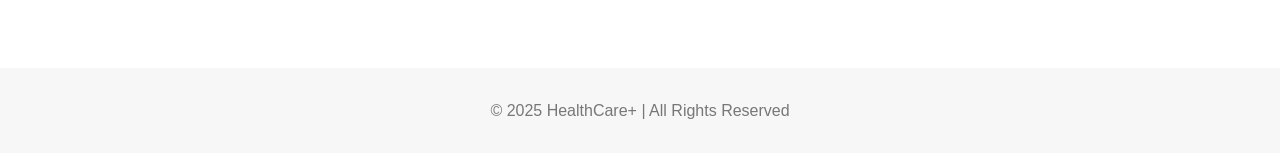
<file: healthcare-website/about.html>
<!DOCTYPE html>
<html lang="en">
<head>
  <meta charset="UTF-8">
  <title>About Us | HealthCare+</title>
  <link rel="stylesheet" href="css/style.css">
</head>

<body>

<header>
  <div class="logo">HealthCare+</div>
  <nav>
    <a href="index.html">Home</a>
    <a href="features.html">Features</a>
    <a href="specialties.html">Specialties</a>
    <a href="pricing.html">Pricing</a>
    <a href="about.html">About</a>
    <a href="contact.html">Contact</a>
  </nav>
</header>

<section class="page-hero">
  <h1>About HealthCare+</h1>
  <p>Empowering healthcare professionals with modern tools to deliver better patient care.</p>
</section>

<section class="about-section">
  <h2>Our Mission</h2>
  <p>
    At HealthCare+, our mission is simple: help healthcare professionals spend less time on administration and more time caring for patients.
  </p>
</section>

<section class="about-values">
  <h2>Our Core Values</h2>
  
  <div class="value-grid">
    <div class="value-card">
      <h3>Innovation</h3>
      <p>We build modern, smart tools for today’s healthcare landscape.</p>
    </div>

    <div class="value-card">
      <h3>Security</h3>
      <p>Your patient data and practice information stay fully protected.</p>
    </div>

    <div class="value-card">
      <h3>Transparency</h3>
      <p>No hidden fees, no complicated contracts — ever.</p>
    </div>

    <div class="value-card">
      <h3>Support</h3>
      <p>Our experts are available to help you succeed 24/7.</p>
    </div>
  </div>
</section>

<section class="about-team">
  <h2>Meet the Team</h2>

  <div class="team-grid">
    <div class="team-card">
      <div class="team-img"></div>
      <h3>Rohan Gupta</h3>
      <p>CEO & Founder</p>
    </div>

    <div class="team-card">
      <div class="team-img"></div>
      <h3>Priya Sharma</h3>
      <p>Head of Design</p>
    </div>

    <div class="team-card">
      <div class="team-img"></div>
      <h3>Arjun Verma</h3>
      <p>CTO</p>
    </div>
  </div>
</section>

<footer>
  ©️ 2025 HealthCare+ | All Rights Reserved
</footer>
</body>
</html>
</file>
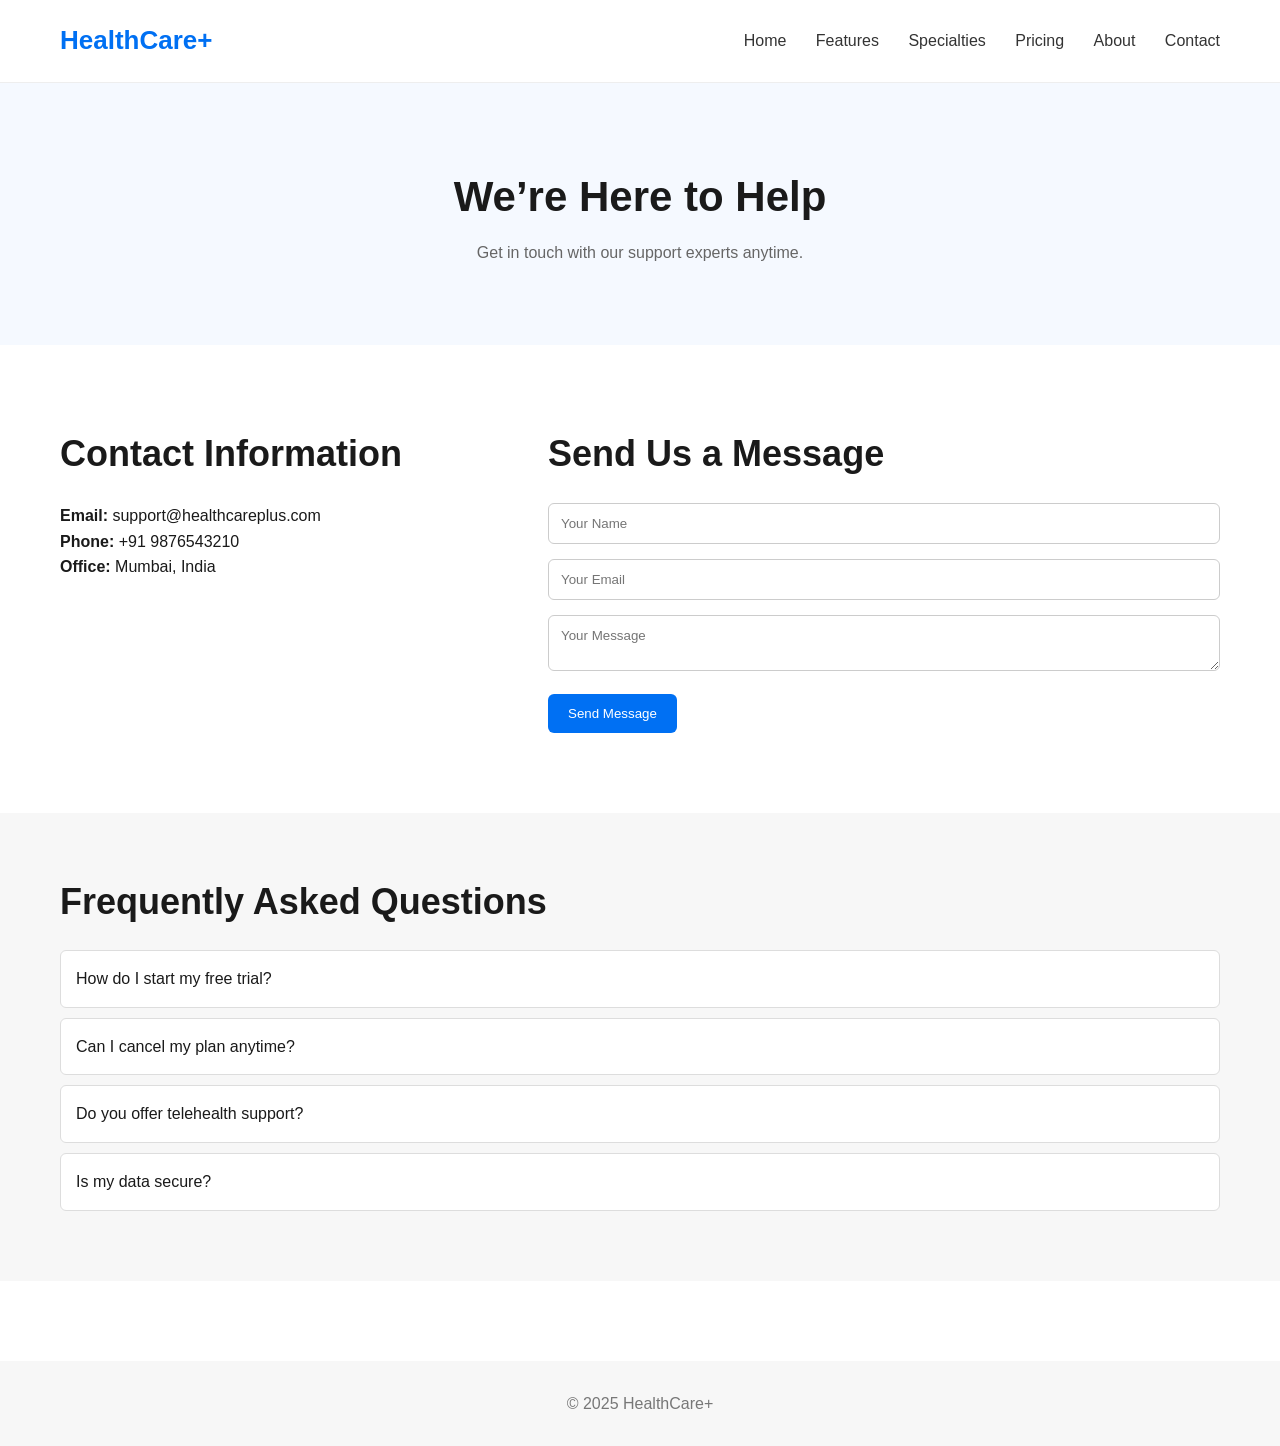
<file: healthcare-website/contact.html>
<!DOCTYPE html>
<html lang="en">
<head>
  <meta charset="UTF-8">
  <title>Contact Us | HealthCare+</title>
  <link rel="stylesheet" href="css/style.css">
</head>

<body>

<header>
  <div class="logo">HealthCare+</div>
  <nav>
    <a href="index.html">Home</a>
    <a href="features.html">Features</a>
    <a href="specialties.html">Specialties</a>
    <a href="pricing.html">Pricing</a>
    <a href="about.html">About</a>
    <a href="contact.html">Contact</a>
  </nav>
</header>

<section class="page-hero">
  <h1>We’re Here to Help</h1>
  <p>Get in touch with our support experts anytime.</p>
</section>

<section class="contact-section">

  <div class="contact-grid">

    <div class="contact-info">
      <h2>Contact Information</h2>
      <p><strong>Email:</strong> support@healthcareplus.com</p>
      <p><strong>Phone:</strong> +91 9876543210</p>
      <p><strong>Office:</strong> Mumbai, India</p>
    </div>

    <div class="contact-form">
      <h2>Send Us a Message</h2>
      <form>
        <input type="text" placeholder="Your Name">
        <input type="email" placeholder="Your Email">
        <textarea placeholder="Your Message"></textarea>
        <button type="submit">Send Message</button>
      </form>
    </div>

  </div>
</section>

<section class="faq-section">
  <h2>Frequently Asked Questions</h2>
  <div class="faq-list">
    <div class="faq-item">How do I start my free trial?</div>
    <div class="faq-item">Can I cancel my plan anytime?</div>
    <div class="faq-item">Do you offer telehealth support?</div>
    <div class="faq-item">Is my data secure?</div>
  </div>
</section>

<footer>
  ©️ 2025 HealthCare+
</footer>

</body>
</html>
</file>
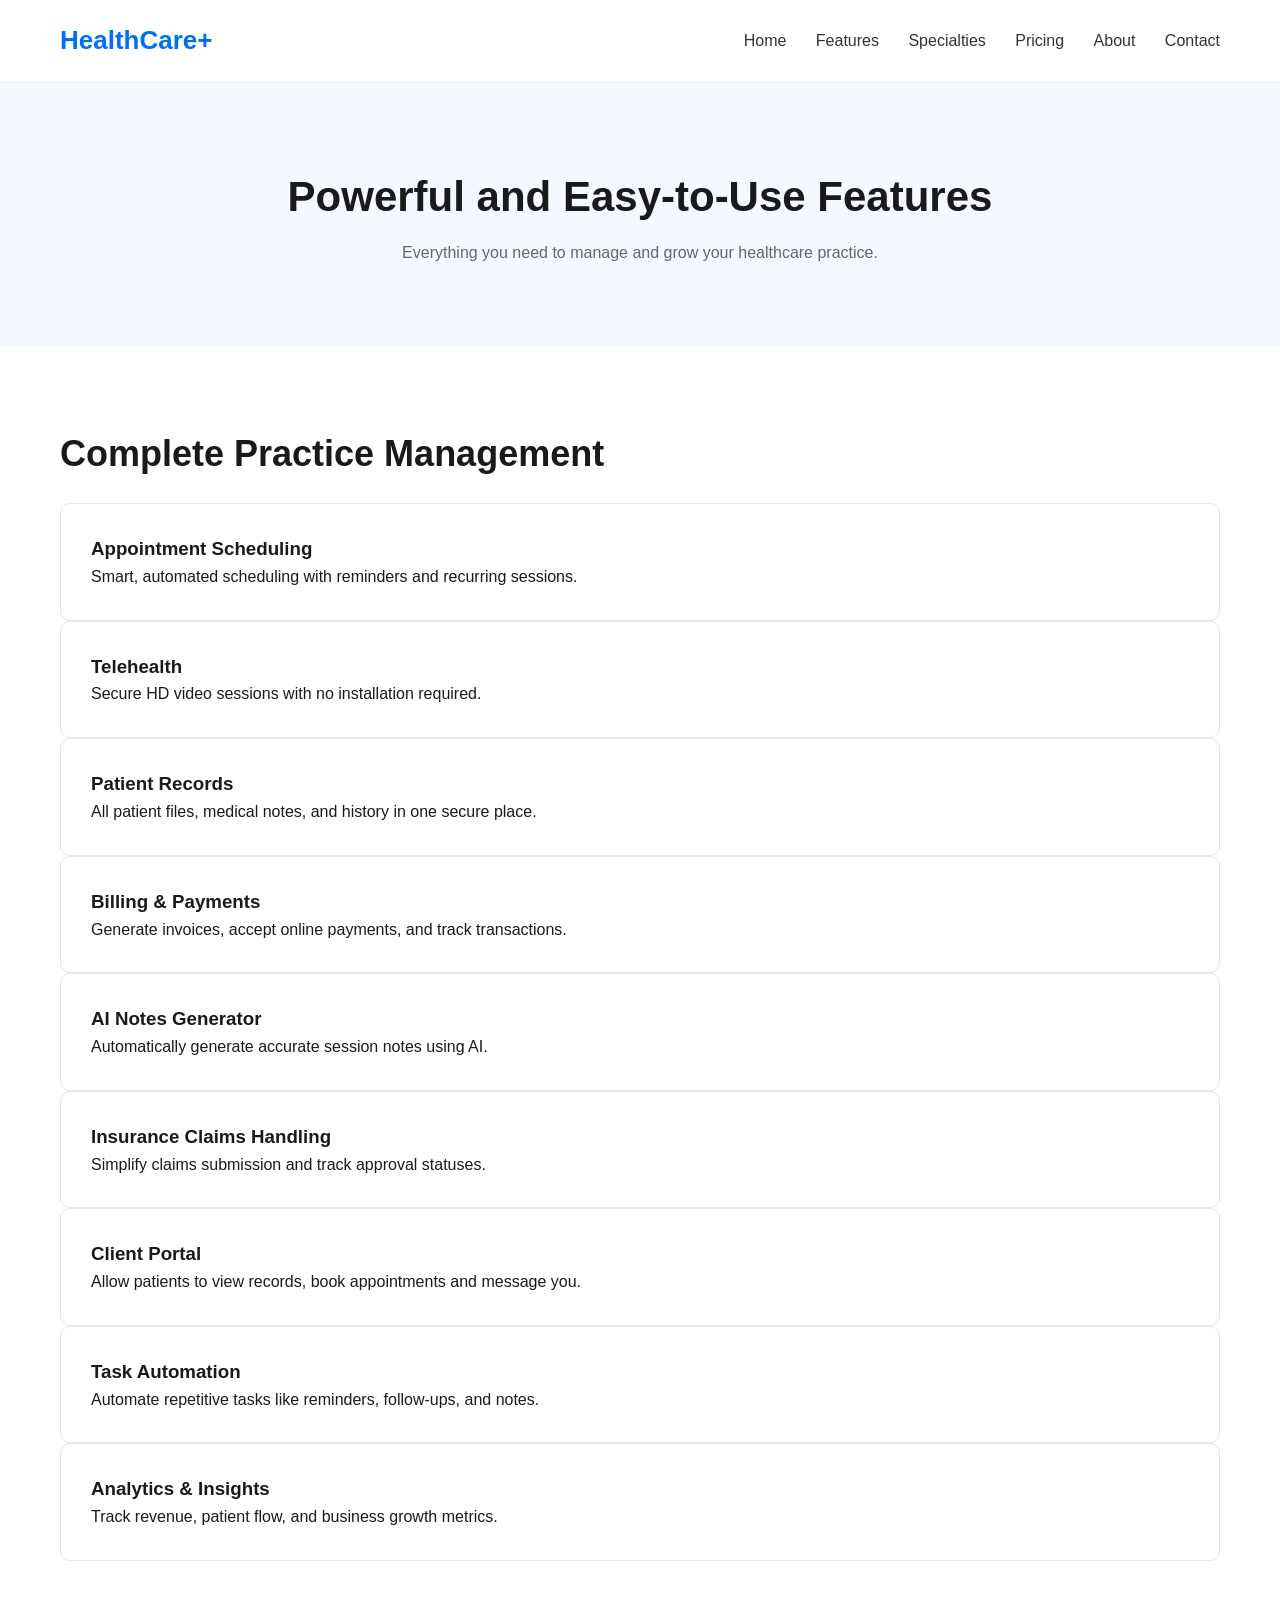
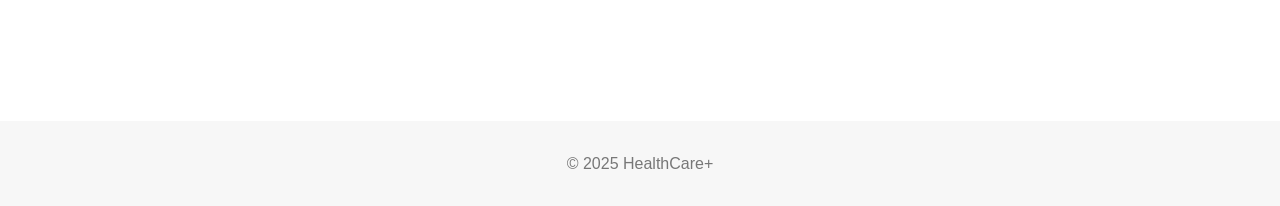
<file: healthcare-website/features.html>
<!DOCTYPE html>
<html lang="en">
<head>
  <meta charset="UTF-8">
  <title>Features | HealthCare+</title>
  <link rel="stylesheet" href="css/style.css">
</head>

<body>

<header>
  <div class="logo">HealthCare+</div>
  <nav>
    <a href="index.html">Home</a>
    <a href="features.html">Features</a>
    <a href="specialties.html">Specialties</a>
    <a href="pricing.html">Pricing</a>
    <a href="about.html">About</a>
    <a href="contact.html">Contact</a>
  </nav>
</header>

<section class="page-hero">
  <h1>Powerful and Easy-to-Use Features</h1>
  <p>Everything you need to manage and grow your healthcare practice.</p>
</section>

<section class="features-expanded">
  <h2>Complete Practice Management</h2>

  <div class="features-expanded-grid">

    <div class="feature-card">
      <h3>Appointment Scheduling</h3>
      <p>Smart, automated scheduling with reminders and recurring sessions.</p>
    </div>

    <div class="feature-card">
      <h3>Telehealth</h3>
      <p>Secure HD video sessions with no installation required.</p>
    </div>

    <div class="feature-card">
      <h3>Patient Records</h3>
      <p>All patient files, medical notes, and history in one secure place.</p>
    </div>

    <div class="feature-card">
      <h3>Billing & Payments</h3>
      <p>Generate invoices, accept online payments, and track transactions.</p>
    </div>

    <div class="feature-card">
      <h3>AI Notes Generator</h3>
      <p>Automatically generate accurate session notes using AI.</p>
    </div>

    <div class="feature-card">
      <h3>Insurance Claims Handling</h3>
      <p>Simplify claims submission and track approval statuses.</p>
    </div>

    <div class="feature-card">
      <h3>Client Portal</h3>
      <p>Allow patients to view records, book appointments and message you.</p>
    </div>

    <div class="feature-card">
      <h3>Task Automation</h3>
      <p>Automate repetitive tasks like reminders, follow-ups, and notes.</p>
    </div>

    <div class="feature-card">
      <h3>Analytics & Insights</h3>
      <p>Track revenue, patient flow, and business growth metrics.</p>
    </div>

  </div>
</section>

<footer>
  ©️ 2025 HealthCare+
</footer>

</body>
</html>
</file>
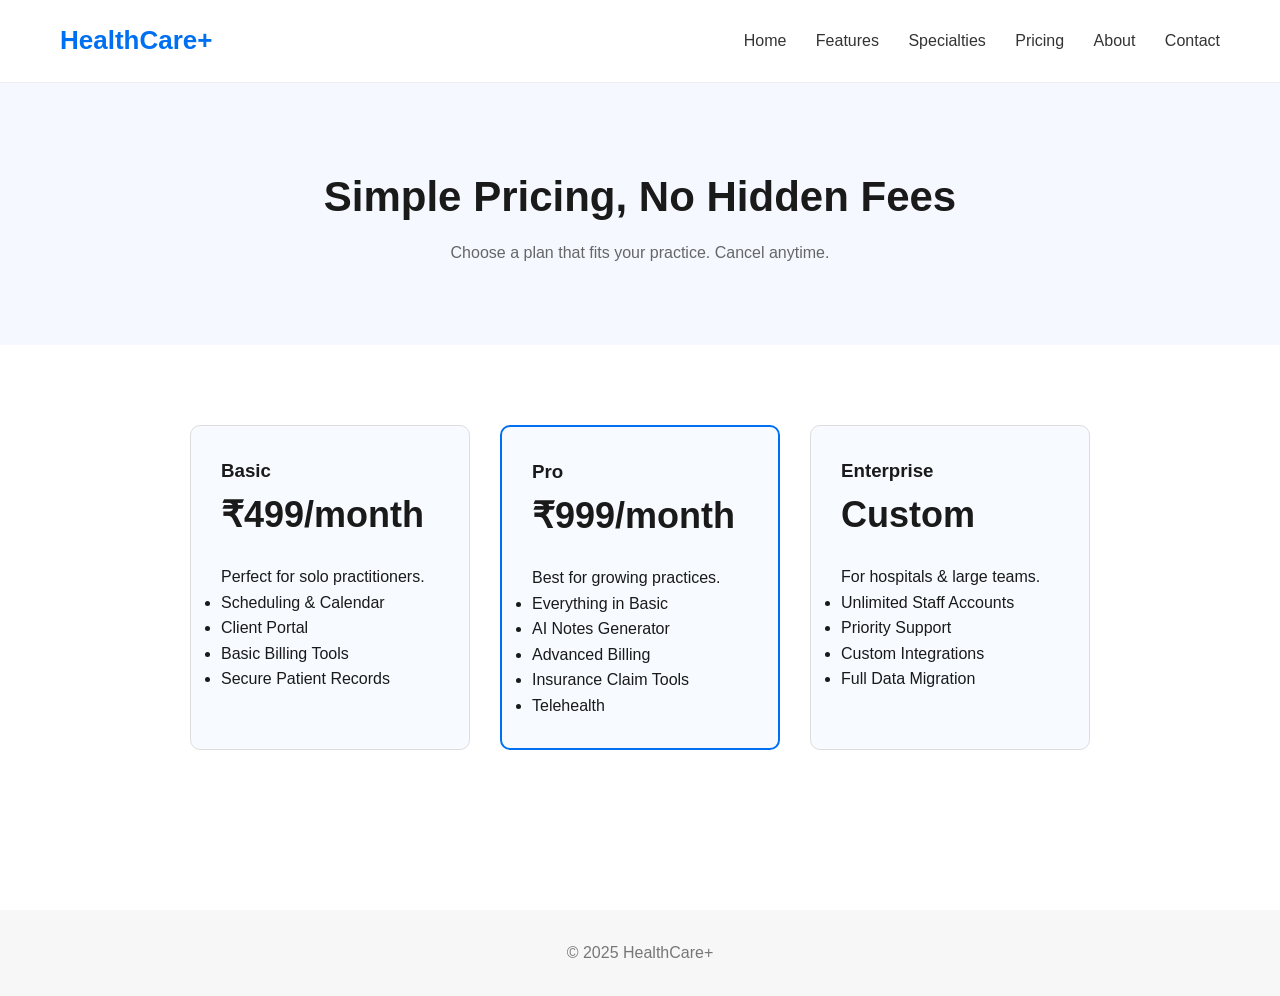
<file: healthcare-website/pricing.html>
<!DOCTYPE html>
<html lang="en">
<head>
  <meta charset="UTF-8">
  <title>Pricing | HealthCare+</title>
  <link rel="stylesheet" href="css/style.css">
</head>

<body>

<header>
  <div class="logo">HealthCare+</div>
  <nav>
    <a href="index.html">Home</a>
    <a href="features.html">Features</a>
    <a href="specialties.html">Specialties</a>
    <a href="pricing.html">Pricing</a>
    <a href="about.html">About</a>
    <a href="contact.html">Contact</a>
  </nav>
</header>

<section class="page-hero">
  <h1>Simple Pricing, No Hidden Fees</h1>
  <p>Choose a plan that fits your practice. Cancel anytime.</p>
</section>

<section class="pricing-page-section">

  <div class="pricing-page-grid">

    <div class="price-card big">
      <h3>Basic</h3>
      <h2>₹499/month</h2>
      <p>Perfect for solo practitioners.</p>
      <ul>
        <li>Scheduling & Calendar</li>
        <li>Client Portal</li>
        <li>Basic Billing Tools</li>
        <li>Secure Patient Records</li>
      </ul>
    </div>

    <div class="price-card big highlighted">
      <h3>Pro</h3>
      <h2>₹999/month</h2>
      <p>Best for growing practices.</p>
      <ul>
        <li>Everything in Basic</li>
        <li>AI Notes Generator</li>
        <li>Advanced Billing</li>
        <li>Insurance Claim Tools</li>
        <li>Telehealth</li>
      </ul>
    </div>

    <div class="price-card big">
      <h3>Enterprise</h3>
      <h2>Custom</h2>
      <p>For hospitals & large teams.</p>
      <ul>
        <li>Unlimited Staff Accounts</li>
        <li>Priority Support</li>
        <li>Custom Integrations</li>
        <li>Full Data Migration</li>
      </ul>
    </div>

  </div>

</section>

<footer>
  ©️ 2025 HealthCare+
</footer>

</body>
</html>
</file>
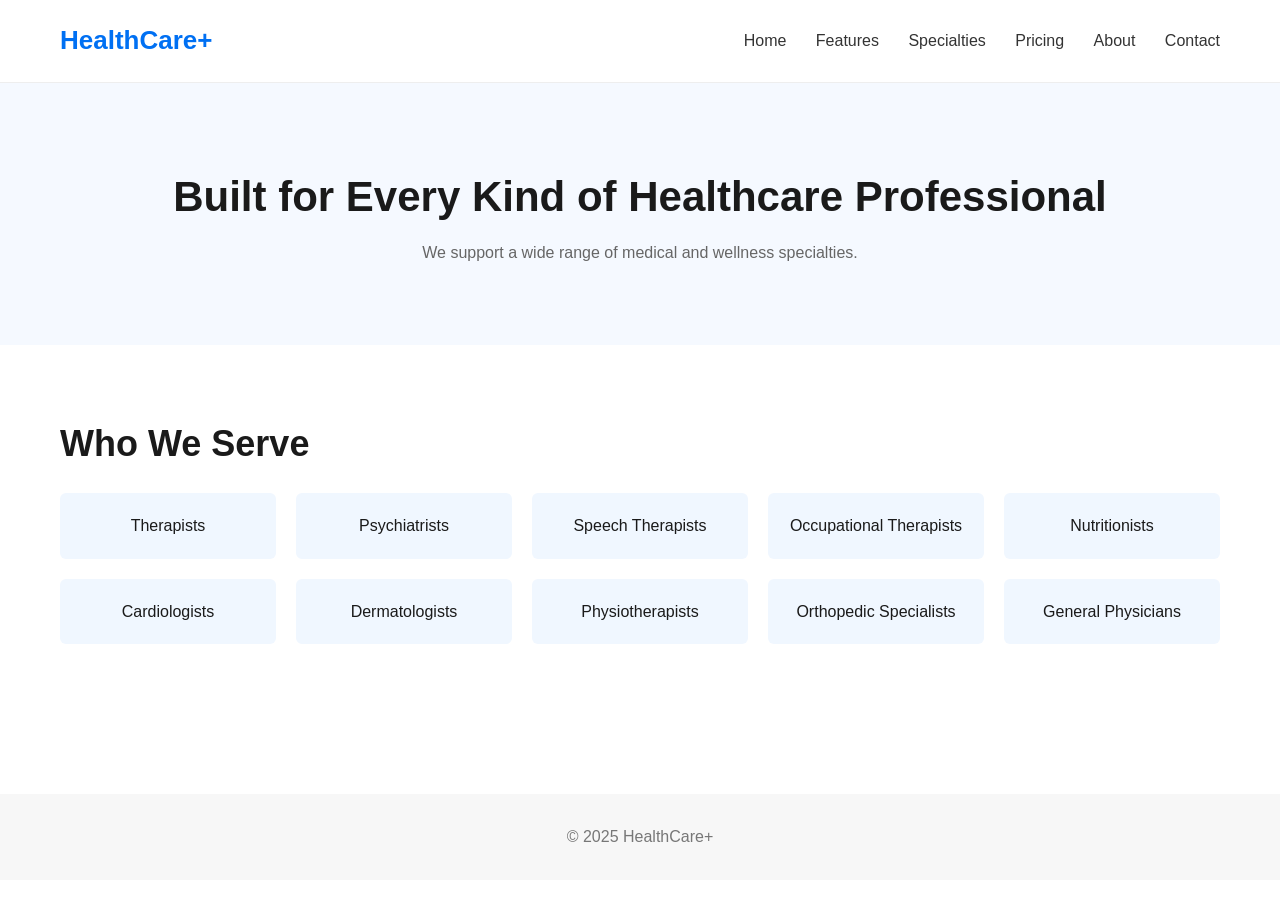
<file: healthcare-website/specialties.html>
<!DOCTYPE html>
<html lang="en">
<head>
  <meta charset="UTF-8">
  <title>Specialties | HealthCare+</title>
  <link rel="stylesheet" href="css/style.css">
</head>

<body>

<header>
  <div class="logo">HealthCare+</div>
  <nav>
    <a href="index.html">Home</a>
    <a href="features.html">Features</a>
    <a href="specialties.html">Specialties</a>
    <a href="pricing.html">Pricing</a>
    <a href="about.html">About</a>
    <a href="contact.html">Contact</a>
  </nav>
</header>

<section class="page-hero">
  <h1>Built for Every Kind of Healthcare Professional</h1>
  <p>We support a wide range of medical and wellness specialties.</p>
</section>

<section class="specialties-grid-section">
  <h2>Who We Serve</h2>

  <div class="specialties-grid">
    <div class="special-card">Therapists</div>
    <div class="special-card">Psychiatrists</div>
    <div class="special-card">Speech Therapists</div>
    <div class="special-card">Occupational Therapists</div>
    <div class="special-card">Nutritionists</div>
    <div class="special-card">Cardiologists</div>
    <div class="special-card">Dermatologists</div>
    <div class="special-card">Physiotherapists</div>
    <div class="special-card">Orthopedic Specialists</div>
    <div class="special-card">General Physicians</div>
  </div>
</section>

<footer>
  ©️ 2025 HealthCare+
</footer>

</body>
</html>
</file>
<file: docs/css/style.css>
/* ========== GLOBAL STYLES ========== */
* {
  margin: 0;
  padding: 0;
  box-sizing: border-box;
  font-family: "Inter", sans-serif;
}

body {
  background: #ffffff;
  color: #1a1a1a;
  line-height: 1.6;
}

header {
  padding: 20px 60px;
  background: #ffffff;
  display: flex;
  justify-content: space-between;
  align-items: center;
  border-bottom: 1px solid #eee;
  position: sticky;
  top: 0;
  z-index: 10;
}

.logo {
  font-size: 26px;
  font-weight: 700;
  color: #0070f3;
}

nav a {
  margin-left: 25px;
  text-decoration: none;
  color: #333;
  font-size: 16px;
}

nav a:hover {
  color: #0070f3;
}

/* HERO SECTION */
.hero {
  padding: 120px 60px;
  background: #f5faff;
  text-align: left;
}

.hero h1 {
  font-size: 48px;
  font-weight: 700;
  margin-bottom: 20px;
}

.hero p {
  font-size: 20px;
  max-width: 600px;
  margin-bottom: 30px;
}

.btn {
  display: inline-block;
  background: #0070f3;
  padding: 14px 28px;
  color: white;
  border-radius: 6px;
  text-decoration: none;
  font-size: 18px;
}

.btn:hover {
  background: #005bd1;
}

/* SECTION */
section {
  padding: 80px 60px;
}

h2 {
  font-size: 36px;
  margin-bottom: 20px;
}

/* FOOTER */
footer {
  background: #f7f7f7;
  padding: 30px 60px;
  margin-top: 80px;
  text-align: center;
  color: #777;
}
/* ================= STATS ================= */
.stats {
  display: flex;
  justify-content: space-around;
  padding: 60px;
  background: #ffffff;
  text-align: center;
}

.stat-box h3 {
  font-size: 40px;
  color: #0070f3;
}

.stat-box p {
  font-size: 16px;
  color: #555;
}


/* ================= FEATURES GRID ================= */
.features {
  padding: 80px 60px;
  background: #f7fbff;
  text-align: center;
}

.features-grid {
  margin-top: 40px;
  display: grid;
  grid-template-columns: repeat(3, 1fr);
  gap: 30px;
}

.feature-card {
  background: white;
  padding: 30px;
  border-radius: 10px;
  border: 1px solid #e6e6e6;
  text-align: left;
  transition: 0.2s;
}

.feature-card:hover {
  transform: translateY(-5px);
  border-color: #0070f3;
}



.specialties {
  padding: 80px 60px;
}

.specialties-list {
  display: flex;
  flex-wrap: wrap;
  gap: 20px;
}

.specialties-list div {
  background: #f0f7ff;
  padding: 18px 28px;
  border-radius: 6px;
}


/* ================= STEPS ================= */
.steps {
  padding: 80px 60px;
  background: #fff;
}

.steps-grid {
  display: grid;
  grid-template-columns: repeat(4, 1fr);
  gap: 25px;
}

.step-card {
  padding: 30px;
  background: #f8fbff;
  border-radius: 10px;
  border: 1px solid #e9e9e9;
  text-align: center;
}


/* ================= TESTIMONIALS ================= */
.testimonials {
  padding: 80px 60px;
  background: #f7f7f7;
  text-align: center;
}

.testimonial-box {
  margin: 25px auto;
  max-width: 600px;
  padding: 30px;
  background: white;
  border-radius: 10px;
  border: 1px solid #ddd;
}


/* ================= PRICING PREVIEW ================= */
.pricing-preview {
  padding: 80px 60px;
  background: #ffffff;
  text-align: center;
}

.pricing-cards {
  display: flex;
  justify-content: center;
  gap: 30px;
  margin-top: 40px;
}

.price-card {
  padding: 30px;
  background: #f9fbff;
  border-radius: 10px;
  width: 250px;
  border: 1px solid #e6e6e6;
}


/* ================= PARTNER LOGOS ================= */
.partners {
  padding: 80px 60px;
  background: #f7fbff;
}

.logo-row {
  display: flex;
  justify-content: space-around;
  margin-top: 40px;
}

.logo-box {
  background: white;
  padding: 30px 50px;
  border: 1px solid #ddd;
  border-radius: 10px;
}
/* Page Hero */
.page-hero {
  padding: 80px 60px;
  background: #f5f9ff;
  text-align: center;
}

.page-hero h1 {
  font-size: 42px;
  margin-bottom: 10px;
}

.page-hero p {
  max-width: 700px;
  margin: 0 auto;
  color: #666;
}

/* About Page */
.about-section, .about-values, .about-team {
  padding: 70px 60px;
}

.value-grid, .team-grid {
  display: grid;
  grid-template-columns: repeat(3, 1fr);
  gap: 25px;
}

.value-card, .team-card {
  background: #f7fbff;
  padding: 25px;
  border-radius: 10px;
  border: 1px solid #e6e6e6;
}

.team-img {
  width: 100%;
  height: 150px;
  background: #ddd;
  border-radius: 10px;
  margin-bottom: 15px;
}

/* Specialties Page */
.specialties-grid-section {
  padding: 70px 60px;
}

.specialties-grid {
  display: grid;
  grid-template-columns: repeat(5, 1fr);
  gap: 20px;
}

.special-card {
  background: #f0f7ff;
  padding: 20px;
  border-radius: 6px;
  text-align: center;
}

/* Pricing Page */
.pricing-page-section {
  padding: 80px 60px;
}

.pricing-page-grid {
  display: flex;
  gap: 30px;
  justify-content: center;
}

.price-card.big {
  width: 280px;
  background: #f7fbff;
  padding: 30px;
  border-radius: 10px;
  border: 1px solid #ddd;
}

.price-card.big.highlighted {
  border: 2px solid #0070f3;
}

/* Contact Page */
.contact-section {
  padding: 80px 60px;
}

.contact-grid {
  display: flex;
  gap: 40px;
}

.contact-info {
  width: 40%;
}

.contact-form {
  width: 60%;
}

.contact-form form input,
.contact-form form textarea {
  width: 100%;
  margin-bottom: 15px;
  padding: 12px;
  border-radius: 6px;
  border: 1px solid #ccc;
}

.contact-form form button {
  padding: 12px 20px;
  background: #0070f3;
  color: white;
  border: none;
  border-radius: 6px;
}

/* FAQ */
.faq-section {
  padding: 60px;
  background: #f7f7f7;
}

.faq-item {
  padding: 15px;
  background: #fff;
  border: 1px solid #ddd;
  border-radius: 6px;
  margin-bottom: 10px;
}

/* ================= DARK MODE ================= */

body.dark {
  background: #121212;
  color: #ffffff;
}

/* Always make text white in dark mode */
body.dark h1,
body.dark h2,
body.dark h3,
body.dark h4,
body.dark h5,
body.dark h6,
body.dark p,
body.dark a,
body.dark span,
body.dark div,
body.dark li {
  color: #ffffff !important;
}

/* Header + Nav */
body.dark header {
  background: #1e1e1e;
  border-color: #333;
}

body.dark nav a {
  color: #ffffff;
}

/* Hero */
body.dark .hero {
  background: #1a1a1a;
}

/* Feature Cards */
body.dark .feature-card,
body.dark .stat-box,
body.dark .testimonial-box,
body.dark .price-card,
body.dark .step-card,
body.dark .logo-box,
body.dark .specialties-list div,
body.dark .value-card,
body.dark .team-card,
body.dark .special-card,
body.dark .faq-item {
  background: #222;
  border-color: #333;
}

/* Buttons */
body.dark .btn,
body.dark button {
  background: #444;
  color: #ffffff;
}

/* Footer */
body.dark footer {
  background: #1e1e1e;
  color: #ffffff;
}
</file>
<file: healthcare-website/css/style.css>
/* ========== GLOBAL STYLES ========== */
* {
  margin: 0;
  padding: 0;
  box-sizing: border-box;
  font-family: "Inter", sans-serif;
}

body {
  background: #ffffff;
  color: #1a1a1a;
  line-height: 1.6;
}

header {
  padding: 20px 60px;
  background: #ffffff;
  display: flex;
  justify-content: space-between;
  align-items: center;
  border-bottom: 1px solid #eee;
  position: sticky;
  top: 0;
  z-index: 10;
}

.logo {
  font-size: 26px;
  font-weight: 700;
  color: #0070f3;
}

nav a {
  margin-left: 25px;
  text-decoration: none;
  color: #333;
  font-size: 16px;
}

nav a:hover {
  color: #0070f3;
}

/* HERO SECTION */
.hero {
  padding: 120px 60px;
  background: #f5faff;
  text-align: left;
}

.hero h1 {
  font-size: 48px;
  font-weight: 700;
  margin-bottom: 20px;
}

.hero p {
  font-size: 20px;
  max-width: 600px;
  margin-bottom: 30px;
}

.btn {
  display: inline-block;
  background: #0070f3;
  padding: 14px 28px;
  color: white;
  border-radius: 6px;
  text-decoration: none;
  font-size: 18px;
}

.btn:hover {
  background: #005bd1;
}

/* SECTION */
section {
  padding: 80px 60px;
}

h2 {
  font-size: 36px;
  margin-bottom: 20px;
}

/* FOOTER */
footer {
  background: #f7f7f7;
  padding: 30px 60px;
  margin-top: 80px;
  text-align: center;
  color: #777;
}
/* ================= STATS ================= */
.stats {
  display: flex;
  justify-content: space-around;
  padding: 60px;
  background: #ffffff;
  text-align: center;
}

.stat-box h3 {
  font-size: 40px;
  color: #0070f3;
}

.stat-box p {
  font-size: 16px;
  color: #555;
}


/* ================= FEATURES GRID ================= */
.features {
  padding: 80px 60px;
  background: #f7fbff;
  text-align: center;
}

.features-grid {
  margin-top: 40px;
  display: grid;
  grid-template-columns: repeat(3, 1fr);
  gap: 30px;
}

.feature-card {
  background: white;
  padding: 30px;
  border-radius: 10px;
  border: 1px solid #e6e6e6;
  text-align: left;
  transition: 0.2s;
}

.feature-card:hover {
  transform: translateY(-5px);
  border-color: #0070f3;
}


/* ================= SPECIALTIES ================= */
.specialties {
  padding: 80px 60px;
}

.specialties-list {
  display: flex;
  flex-wrap: wrap;
  gap: 20px;
}

.specialties-list div {
  background: #f0f7ff;
  padding: 18px 28px;
  border-radius: 6px;
}


/* ================= STEPS ================= */
.steps {
  padding: 80px 60px;
  background: #fff;
}

.steps-grid {
  display: grid;
  grid-template-columns: repeat(4, 1fr);
  gap: 25px;
}

.step-card {
  padding: 30px;
  background: #f8fbff;
  border-radius: 10px;
  border: 1px solid #e9e9e9;
  text-align: center;
}


/* ================= TESTIMONIALS ================= */
.testimonials {
  padding: 80px 60px;
  background: #f7f7f7;
  text-align: center;
}

.testimonial-box {
  margin: 25px auto;
  max-width: 600px;
  padding: 30px;
  background: white;
  border-radius: 10px;
  border: 1px solid #ddd;
}


/* ================= PRICING PREVIEW ================= */
.pricing-preview {
  padding: 80px 60px;
  background: #ffffff;
  text-align: center;
}

.pricing-cards {
  display: flex;
  justify-content: center;
  gap: 30px;
  margin-top: 40px;
}

.price-card {
  padding: 30px;
  background: #f9fbff;
  border-radius: 10px;
  width: 250px;
  border: 1px solid #e6e6e6;
}


/* ================= PARTNER LOGOS ================= */
.partners {
  padding: 80px 60px;
  background: #f7fbff;
}

.logo-row {
  display: flex;
  justify-content: space-around;
  margin-top: 40px;
}

.logo-box {
  background: white;
  padding: 30px 50px;
  border: 1px solid #ddd;
  border-radius: 10px;
}
/* Page Hero */
.page-hero {
  padding: 80px 60px;
  background: #f5f9ff;
  text-align: center;
}

.page-hero h1 {
  font-size: 42px;
  margin-bottom: 10px;
}

.page-hero p {
  max-width: 700px;
  margin: 0 auto;
  color: #666;
}

/* About Page */
.about-section, .about-values, .about-team {
  padding: 70px 60px;
}

.value-grid, .team-grid {
  display: grid;
  grid-template-columns: repeat(3, 1fr);
  gap: 25px;
}

.value-card, .team-card {
  background: #f7fbff;
  padding: 25px;
  border-radius: 10px;
  border: 1px solid #e6e6e6;
}

.team-img {
  width: 100%;
  height: 150px;
  background: #ddd;
  border-radius: 10px;
  margin-bottom: 15px;
}

/* Specialties Page */
.specialties-grid-section {
  padding: 70px 60px;
}

.specialties-grid {
  display: grid;
  grid-template-columns: repeat(5, 1fr);
  gap: 20px;
}

.special-card {
  background: #f0f7ff;
  padding: 20px;
  border-radius: 6px;
  text-align: center;
}

/* Pricing Page */
.pricing-page-section {
  padding: 80px 60px;
}

.pricing-page-grid {
  display: flex;
  gap: 30px;
  justify-content: center;
}

.price-card.big {
  width: 280px;
  background: #f7fbff;
  padding: 30px;
  border-radius: 10px;
  border: 1px solid #ddd;
}

.price-card.big.highlighted {
  border: 2px solid #0070f3;
}

/* Contact Page */
.contact-section {
  padding: 80px 60px;
}

.contact-grid {
  display: flex;
  gap: 40px;
}

.contact-info {
  width: 40%;
}

.contact-form {
  width: 60%;
}

.contact-form form input,
.contact-form form textarea {
  width: 100%;
  margin-bottom: 15px;
  padding: 12px;
  border-radius: 6px;
  border: 1px solid #ccc;
}

.contact-form form button {
  padding: 12px 20px;
  background: #0070f3;
  color: white;
  border: none;
  border-radius: 6px;
}

/* FAQ */
.faq-section {
  padding: 60px;
  background: #f7f7f7;
}

.faq-item {
  padding: 15px;
  background: #fff;
  border: 1px solid #ddd;
  border-radius: 6px;
  margin-bottom: 10px;
}
</file>
